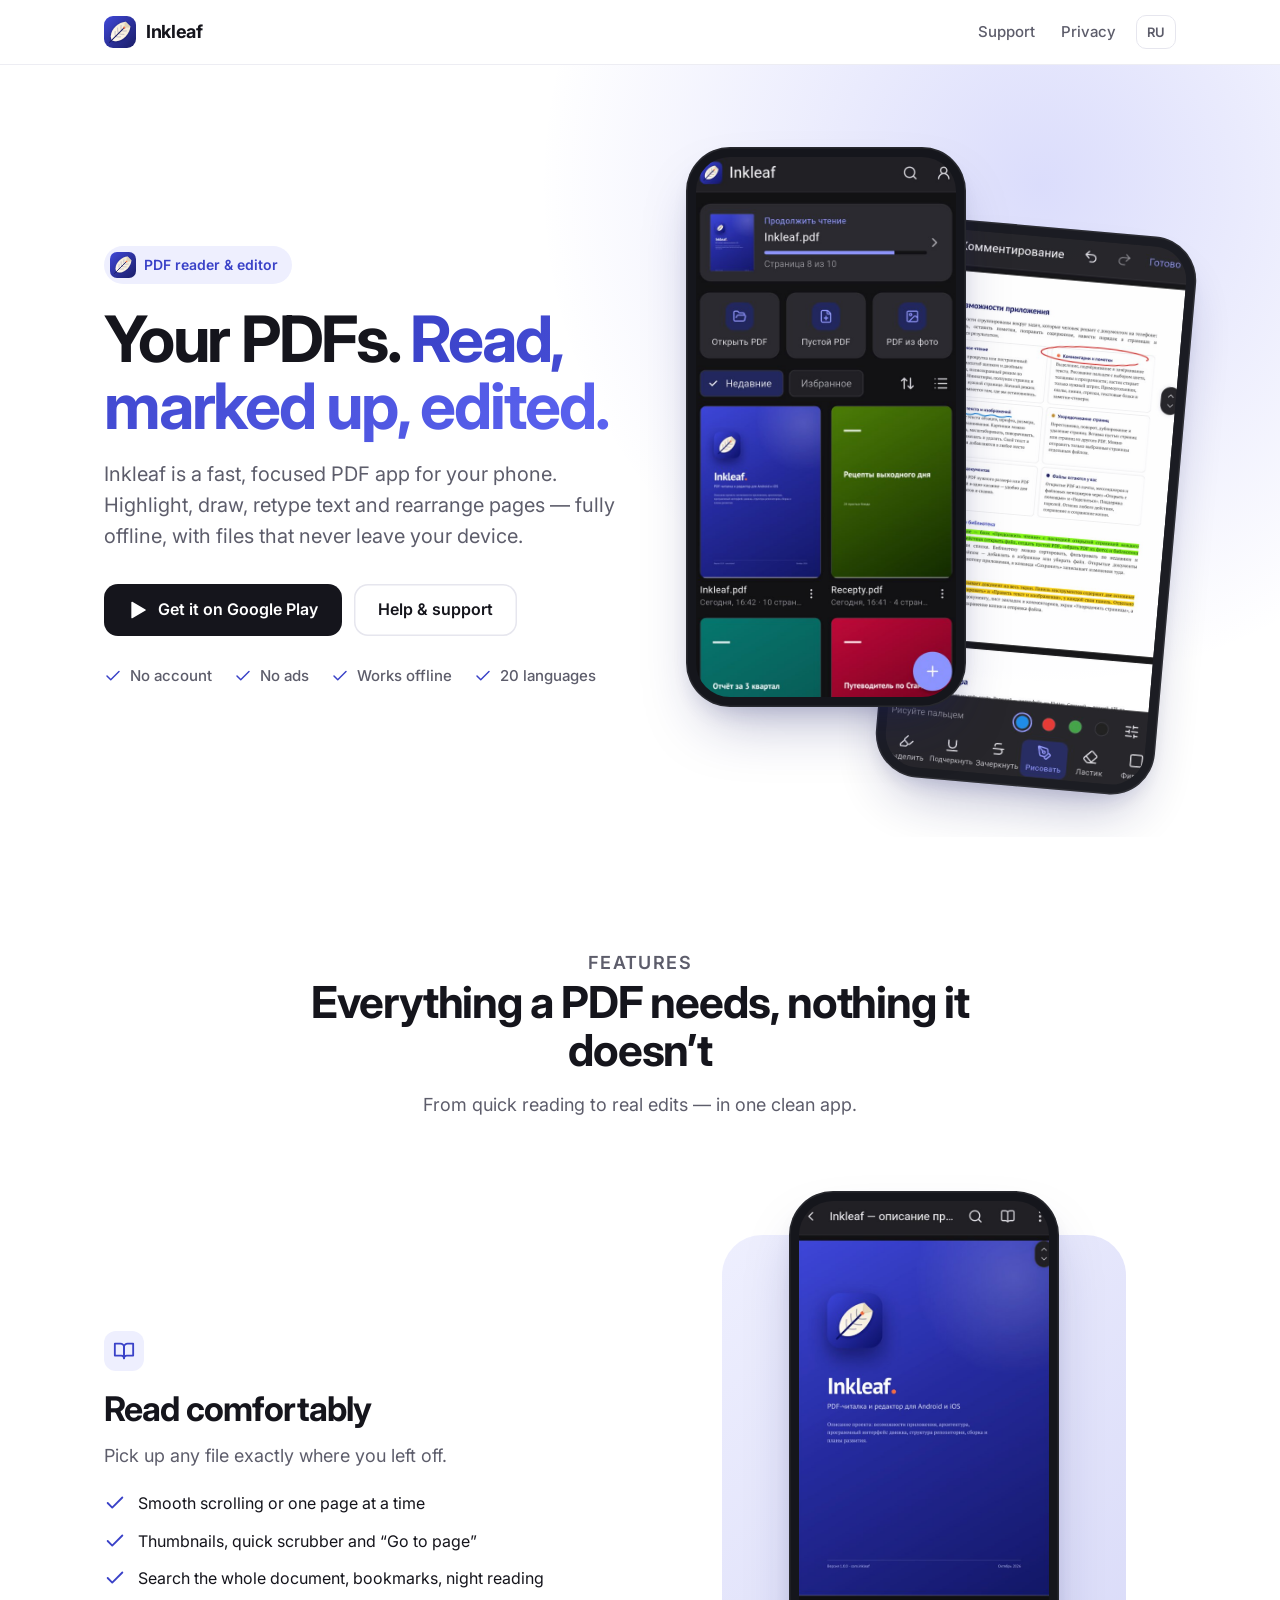
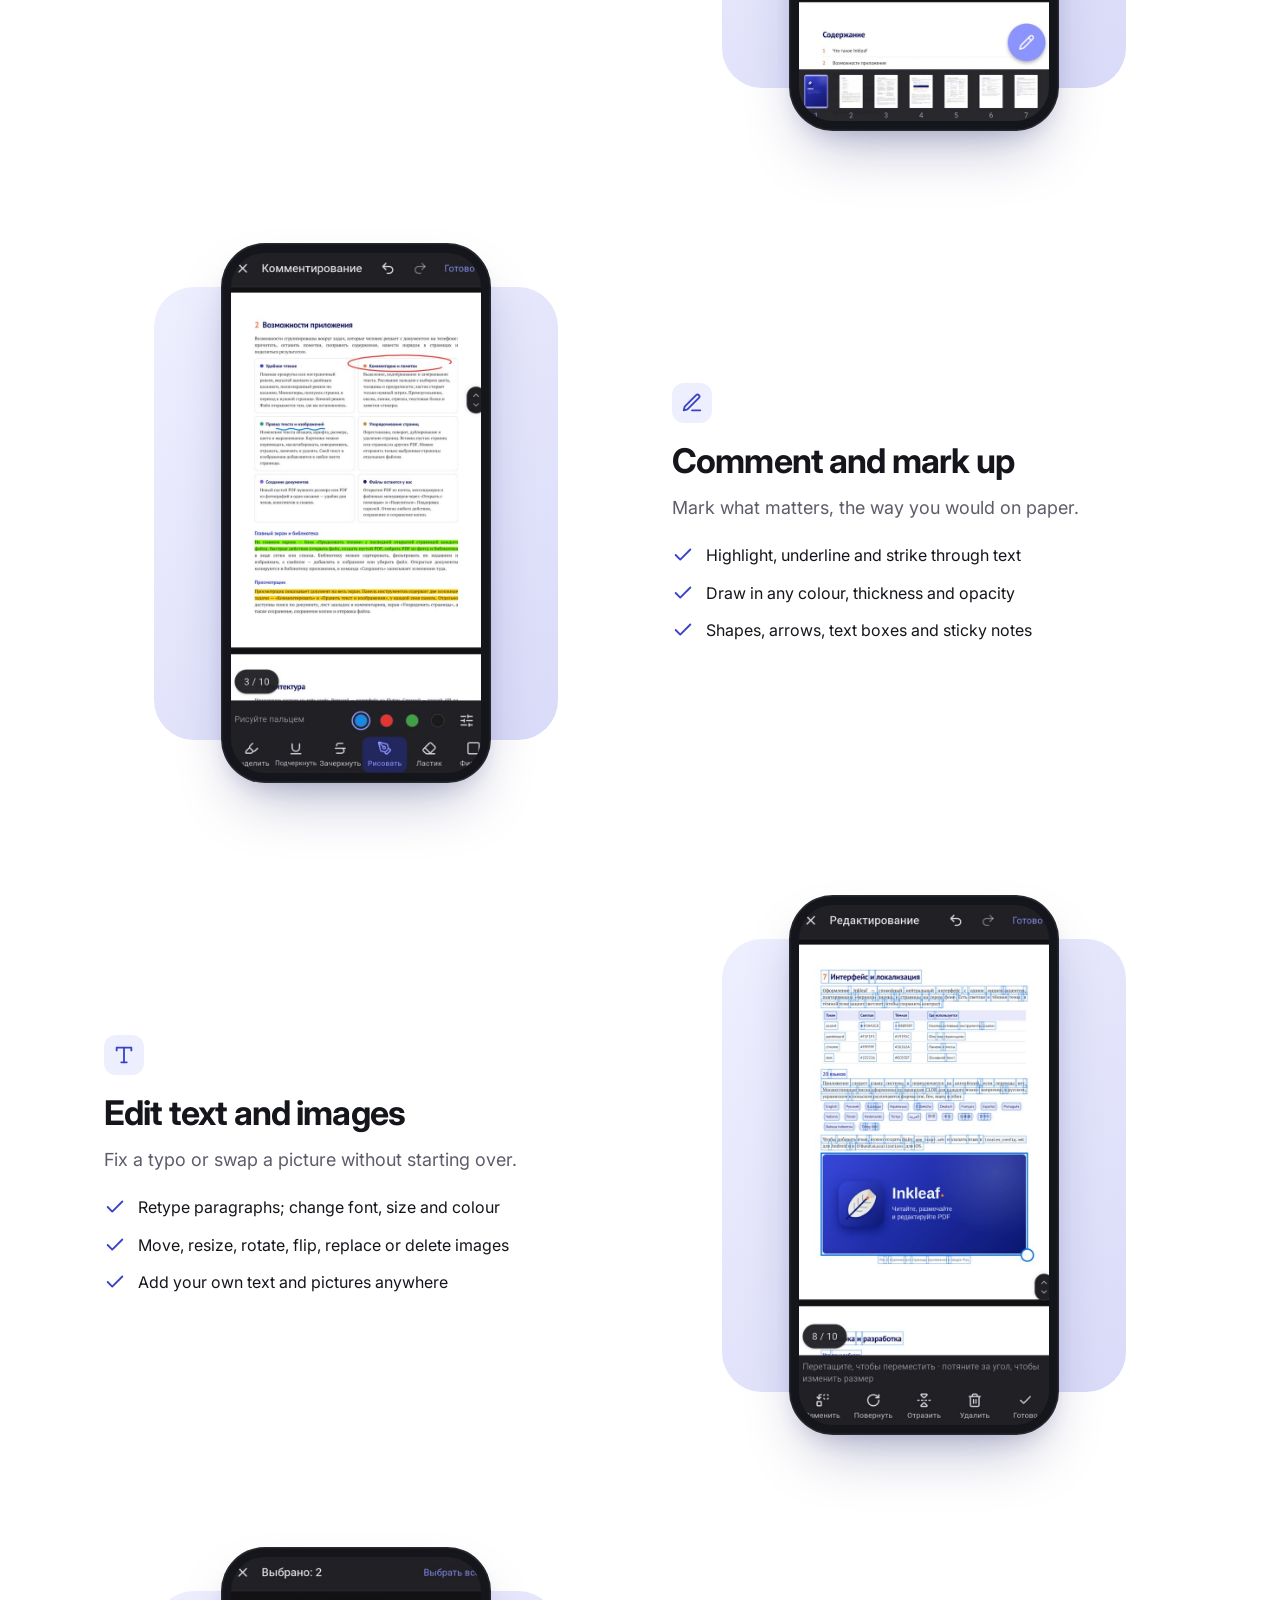
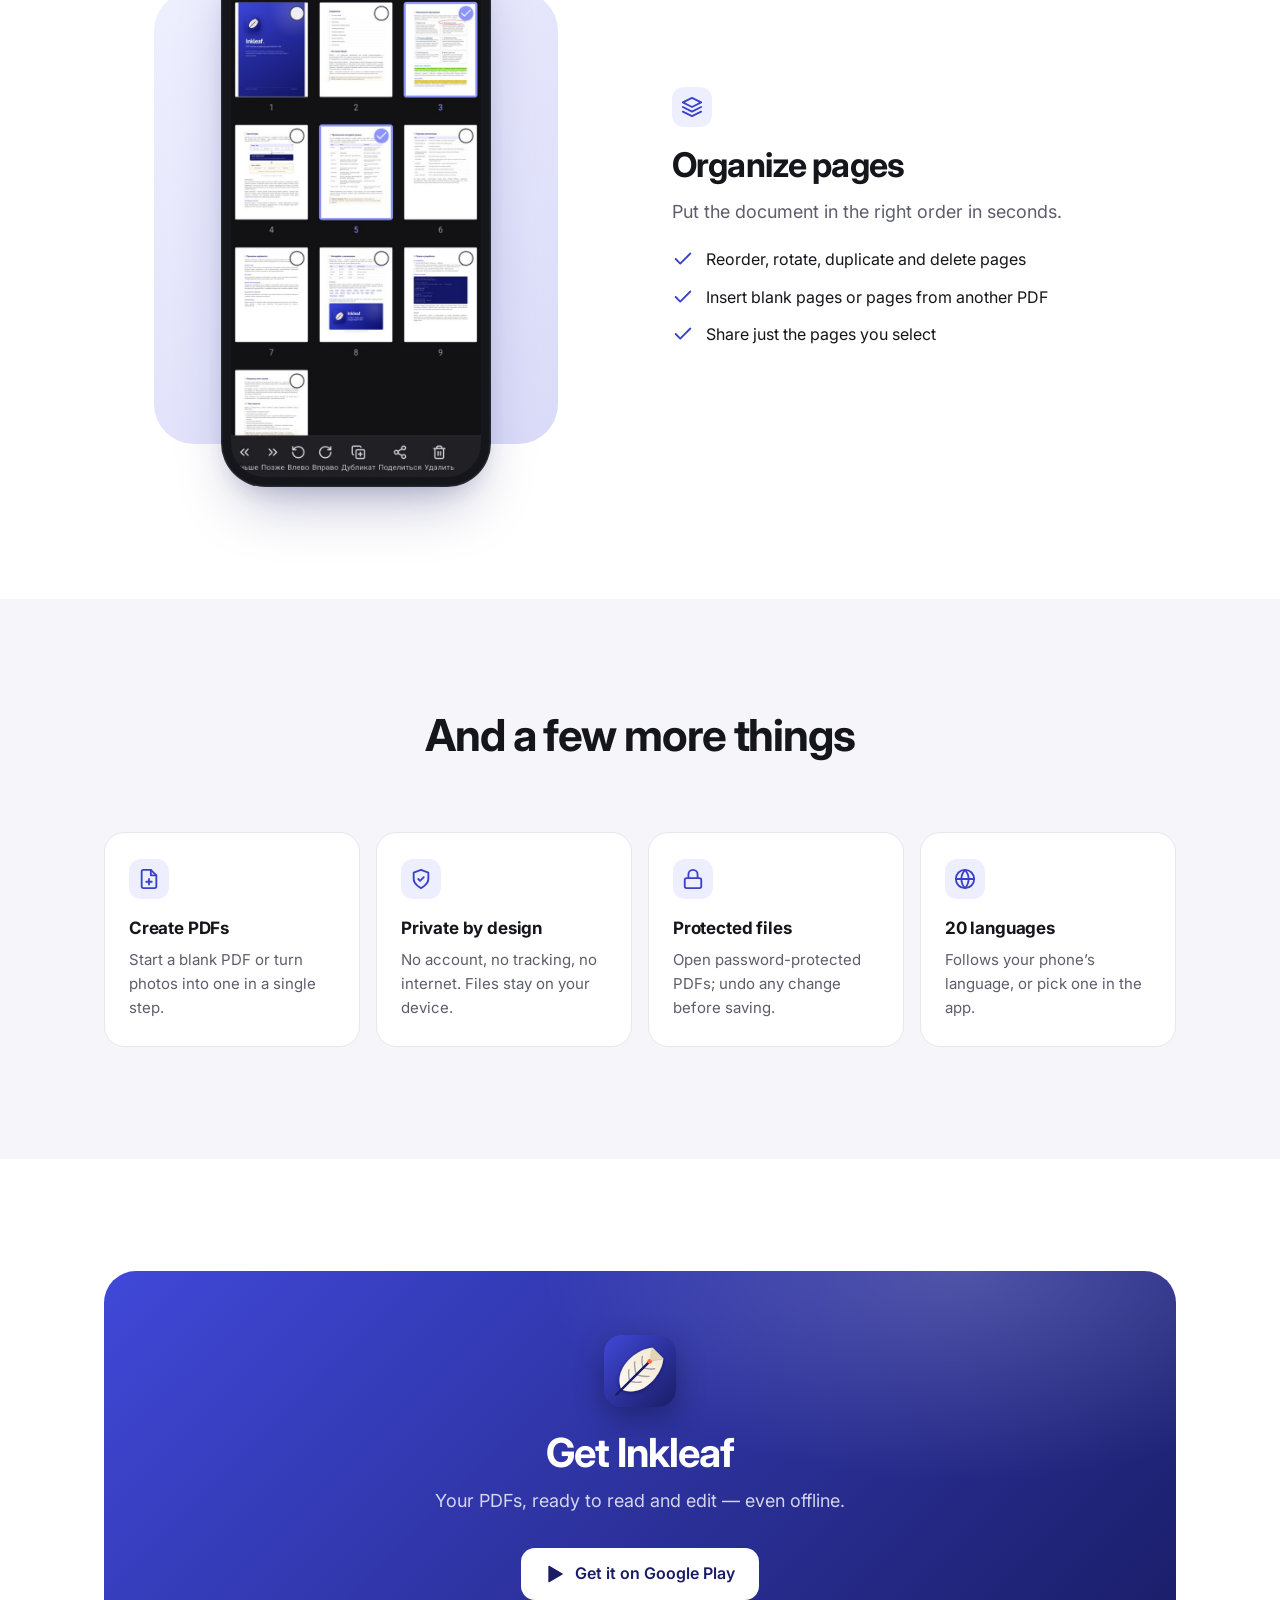
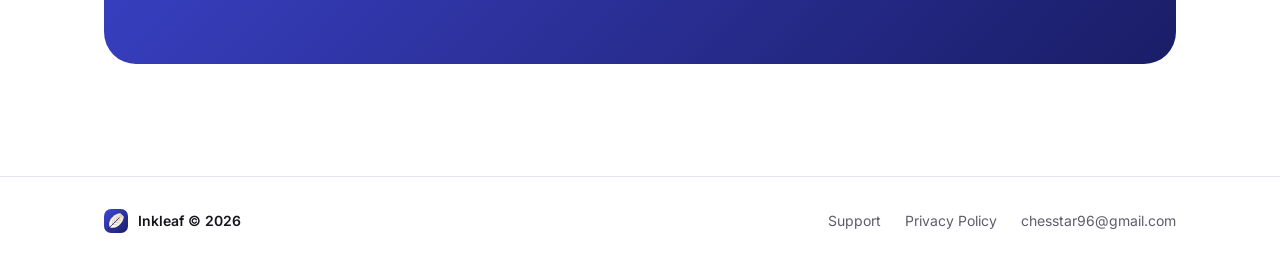
<file: index.html>
<!doctype html>
<html lang="en">
<head>
<meta charset="utf-8">
<meta name="viewport" content="width=device-width, initial-scale=1">
<title>Inkleaf — PDF Reader & Editor</title>
<meta name="description" content="Read, mark up and edit PDFs on your phone. Works offline; your files stay on your device.">
<meta name="theme-color" content="#3a42c8">
<meta property="og:title" content="Inkleaf — PDF Reader & Editor">
<meta property="og:description" content="Read, mark up and edit PDFs on your phone. Works offline; your files stay on your device.">
<meta property="og:image" content="icon.svg">
<link rel="icon" href="icon.svg" type="image/svg+xml">
<link rel="preconnect" href="https://fonts.googleapis.com">
<link rel="preconnect" href="https://fonts.gstatic.com" crossorigin>
<link rel="stylesheet" href="https://fonts.googleapis.com/css2?family=Inter:wght@400;500;600;700&display=swap">
<link rel="stylesheet" href="style.css">
</head>
<body>
<header><div class="wrap">
  <a class="brand" href="index.html"><img src="icon.svg" alt=""><span>Inkleaf</span></a>
  <nav>
    <a href="support.html">Support</a>
    <a href="privacy.html">Privacy</a>
    <a href="ru.html" lang="ru">RU</a>
  </nav>
</div></header>
<section class="hero"><div class="wrap">
  <div class="hero-text">
    <p class="pill"><img src="icon.svg" alt="">PDF reader &amp; editor</p>
    <h1>Your PDFs. <em>Read, marked up, edited.</em></h1>
    <p class="lead">Inkleaf is a fast, focused PDF app for your phone. Highlight, draw, retype text and rearrange pages — fully offline, with files that never leave your device.</p>
    <div class="buttons">
      <a class="btn" href="https://play.google.com/store/apps/details?id=com.inkleaf"><svg viewBox="0 0 24 24" fill="currentColor" aria-hidden="true"><path d="M4 2.8v18.4c0 .6.7 1 1.2.7L21 12.7c.5-.3.5-1.1 0-1.4L5.2 2.1c-.5-.3-1.2.1-1.2.7z"/></svg>Get it on Google Play</a>
      <a class="btn ghost" href="support.html">Help &amp; support</a>
    </div>
    <ul class="checks"><li><svg viewBox="0 0 24 24" fill="none" stroke="currentColor" stroke-width="2" stroke-linecap="round" stroke-linejoin="round" aria-hidden="true"><path d="M20 6 9 17l-5-5"/></svg>No account</li><li><svg viewBox="0 0 24 24" fill="none" stroke="currentColor" stroke-width="2" stroke-linecap="round" stroke-linejoin="round" aria-hidden="true"><path d="M20 6 9 17l-5-5"/></svg>No ads</li><li><svg viewBox="0 0 24 24" fill="none" stroke="currentColor" stroke-width="2" stroke-linecap="round" stroke-linejoin="round" aria-hidden="true"><path d="M20 6 9 17l-5-5"/></svg>Works offline</li><li><svg viewBox="0 0 24 24" fill="none" stroke="currentColor" stroke-width="2" stroke-linecap="round" stroke-linejoin="round" aria-hidden="true"><path d="M20 6 9 17l-5-5"/></svg>20 languages</li></ul>
  </div>
  <div class="hero-art">
    <div class="phone front"><img src="screen-01-home.jpg" alt="Inkleaf library" width="600" height="1200"></div>
    <div class="phone back"><img src="screen-03-annotate.jpg" alt="Annotating a PDF in Inkleaf" width="600" height="1200"></div>
  </div>
</div></section>
<section class="section"><div class="wrap">
  <div class="section-head">
    <p class="eyebrow">Features</p>
    <h2>Everything a PDF needs, nothing it doesn’t</h2>
    <p>From quick reading to real edits — in one clean app.</p>
  </div>
    <div class="feature">
      <div class="art"><div class="phone "><img src="screen-02-reader.jpg" alt="Reading a PDF" width="600" height="1200" loading="lazy"></div></div>
      <div>
        <div class="num"><svg viewBox="0 0 24 24" fill="none" stroke="currentColor" stroke-width="2" stroke-linecap="round" stroke-linejoin="round" aria-hidden="true"><path d="M2 4h6a4 4 0 0 1 4 4v12a3 3 0 0 0-3-3H2z"/><path d="M22 4h-6a4 4 0 0 0-4 4v12a3 3 0 0 1 3-3h7z"/></svg></div>
        <h3>Read comfortably</h3>
        <p>Pick up any file exactly where you left off.</p>
        <ul><li><svg viewBox="0 0 24 24" fill="none" stroke="currentColor" stroke-width="2" stroke-linecap="round" stroke-linejoin="round" aria-hidden="true"><path d="M20 6 9 17l-5-5"/></svg><span>Smooth scrolling or one page at a time</span></li><li><svg viewBox="0 0 24 24" fill="none" stroke="currentColor" stroke-width="2" stroke-linecap="round" stroke-linejoin="round" aria-hidden="true"><path d="M20 6 9 17l-5-5"/></svg><span>Thumbnails, quick scrubber and “Go to page”</span></li><li><svg viewBox="0 0 24 24" fill="none" stroke="currentColor" stroke-width="2" stroke-linecap="round" stroke-linejoin="round" aria-hidden="true"><path d="M20 6 9 17l-5-5"/></svg><span>Search the whole document, bookmarks, night reading</span></li></ul>
      </div>
    </div>
    <div class="feature">
      <div class="art"><div class="phone "><img src="screen-03-annotate.jpg" alt="Annotating a PDF" width="600" height="1200" loading="lazy"></div></div>
      <div>
        <div class="num"><svg viewBox="0 0 24 24" fill="none" stroke="currentColor" stroke-width="2" stroke-linecap="round" stroke-linejoin="round" aria-hidden="true"><path d="M12 20h9"/><path d="M16.5 3.5a2.1 2.1 0 0 1 3 3L7 19l-4 1 1-4z"/></svg></div>
        <h3>Comment and mark up</h3>
        <p>Mark what matters, the way you would on paper.</p>
        <ul><li><svg viewBox="0 0 24 24" fill="none" stroke="currentColor" stroke-width="2" stroke-linecap="round" stroke-linejoin="round" aria-hidden="true"><path d="M20 6 9 17l-5-5"/></svg><span>Highlight, underline and strike through text</span></li><li><svg viewBox="0 0 24 24" fill="none" stroke="currentColor" stroke-width="2" stroke-linecap="round" stroke-linejoin="round" aria-hidden="true"><path d="M20 6 9 17l-5-5"/></svg><span>Draw in any colour, thickness and opacity</span></li><li><svg viewBox="0 0 24 24" fill="none" stroke="currentColor" stroke-width="2" stroke-linecap="round" stroke-linejoin="round" aria-hidden="true"><path d="M20 6 9 17l-5-5"/></svg><span>Shapes, arrows, text boxes and sticky notes</span></li></ul>
      </div>
    </div>
    <div class="feature">
      <div class="art"><div class="phone "><img src="screen-04-edit.jpg" alt="Editing text in a PDF" width="600" height="1200" loading="lazy"></div></div>
      <div>
        <div class="num"><svg viewBox="0 0 24 24" fill="none" stroke="currentColor" stroke-width="2" stroke-linecap="round" stroke-linejoin="round" aria-hidden="true"><path d="M4 7V4h16v3"/><path d="M9 20h6"/><path d="M12 4v16"/></svg></div>
        <h3>Edit text and images</h3>
        <p>Fix a typo or swap a picture without starting over.</p>
        <ul><li><svg viewBox="0 0 24 24" fill="none" stroke="currentColor" stroke-width="2" stroke-linecap="round" stroke-linejoin="round" aria-hidden="true"><path d="M20 6 9 17l-5-5"/></svg><span>Retype paragraphs; change font, size and colour</span></li><li><svg viewBox="0 0 24 24" fill="none" stroke="currentColor" stroke-width="2" stroke-linecap="round" stroke-linejoin="round" aria-hidden="true"><path d="M20 6 9 17l-5-5"/></svg><span>Move, resize, rotate, flip, replace or delete images</span></li><li><svg viewBox="0 0 24 24" fill="none" stroke="currentColor" stroke-width="2" stroke-linecap="round" stroke-linejoin="round" aria-hidden="true"><path d="M20 6 9 17l-5-5"/></svg><span>Add your own text and pictures anywhere</span></li></ul>
      </div>
    </div>
    <div class="feature">
      <div class="art"><div class="phone "><img src="screen-05-pages.jpg" alt="Organizing pages" width="600" height="1200" loading="lazy"></div></div>
      <div>
        <div class="num"><svg viewBox="0 0 24 24" fill="none" stroke="currentColor" stroke-width="2" stroke-linecap="round" stroke-linejoin="round" aria-hidden="true"><path d="m12 2 10 5-10 5L2 7z"/><path d="m2 17 10 5 10-5"/><path d="m2 12 10 5 10-5"/></svg></div>
        <h3>Organize pages</h3>
        <p>Put the document in the right order in seconds.</p>
        <ul><li><svg viewBox="0 0 24 24" fill="none" stroke="currentColor" stroke-width="2" stroke-linecap="round" stroke-linejoin="round" aria-hidden="true"><path d="M20 6 9 17l-5-5"/></svg><span>Reorder, rotate, duplicate and delete pages</span></li><li><svg viewBox="0 0 24 24" fill="none" stroke="currentColor" stroke-width="2" stroke-linecap="round" stroke-linejoin="round" aria-hidden="true"><path d="M20 6 9 17l-5-5"/></svg><span>Insert blank pages or pages from another PDF</span></li><li><svg viewBox="0 0 24 24" fill="none" stroke="currentColor" stroke-width="2" stroke-linecap="round" stroke-linejoin="round" aria-hidden="true"><path d="M20 6 9 17l-5-5"/></svg><span>Share just the pages you select</span></li></ul>
      </div>
    </div>
</div></section>
<section class="section alt"><div class="wrap">
  <div class="section-head">
    <h2>And a few more things</h2>
  </div>
  <div class="extras">
      <div class="extra"><div class="num"><svg viewBox="0 0 24 24" fill="none" stroke="currentColor" stroke-width="2" stroke-linecap="round" stroke-linejoin="round" aria-hidden="true"><path d="M14 2H6a2 2 0 0 0-2 2v16a2 2 0 0 0 2 2h12a2 2 0 0 0 2-2V8z"/><path d="M14 2v6h6"/><path d="M12 18v-6"/><path d="M9 15h6"/></svg></div><h3>Create PDFs</h3><p>Start a blank PDF or turn photos into one in a single step.</p></div>
      <div class="extra"><div class="num"><svg viewBox="0 0 24 24" fill="none" stroke="currentColor" stroke-width="2" stroke-linecap="round" stroke-linejoin="round" aria-hidden="true"><path d="M12 22s8-4 8-10V5l-8-3-8 3v7c0 6 8 10 8 10z"/><path d="m9 12 2 2 4-4"/></svg></div><h3>Private by design</h3><p>No account, no tracking, no internet. Files stay on your device.</p></div>
      <div class="extra"><div class="num"><svg viewBox="0 0 24 24" fill="none" stroke="currentColor" stroke-width="2" stroke-linecap="round" stroke-linejoin="round" aria-hidden="true"><rect x="3" y="11" width="18" height="11" rx="2"/><path d="M7 11V7a5 5 0 0 1 10 0v4"/></svg></div><h3>Protected files</h3><p>Open password-protected PDFs; undo any change before saving.</p></div>
      <div class="extra"><div class="num"><svg viewBox="0 0 24 24" fill="none" stroke="currentColor" stroke-width="2" stroke-linecap="round" stroke-linejoin="round" aria-hidden="true"><circle cx="12" cy="12" r="10"/><path d="M2 12h20"/><path d="M12 2a15.3 15.3 0 0 1 4 10 15.3 15.3 0 0 1-4 10 15.3 15.3 0 0 1-4-10 15.3 15.3 0 0 1 4-10z"/></svg></div><h3>20 languages</h3><p>Follows your phone’s language, or pick one in the app.</p></div>
  </div>
</div></section>
<section class="section"><div class="wrap">
  <div class="cta">
    <img src="icon.svg" alt="">
    <h2>Get Inkleaf</h2>
    <p>Your PDFs, ready to read and edit — even offline.</p>
    <a class="btn" href="https://play.google.com/store/apps/details?id=com.inkleaf"><svg viewBox="0 0 24 24" fill="currentColor" aria-hidden="true"><path d="M4 2.8v18.4c0 .6.7 1 1.2.7L21 12.7c.5-.3.5-1.1 0-1.4L5.2 2.1c-.5-.3-1.2.1-1.2.7z"/></svg>Get it on Google Play</a>
  </div>
</div></section>
<footer><div class="wrap">
  <span class="copy"><img src="icon.svg" alt="">Inkleaf © 2026</span>
  <a href="support.html">Support</a>
  <a href="privacy.html">Privacy Policy</a>
  <a href="mailto:chesstar96@gmail.com">chesstar96@gmail.com</a>
</div></footer>
</body>
</html>
</file>
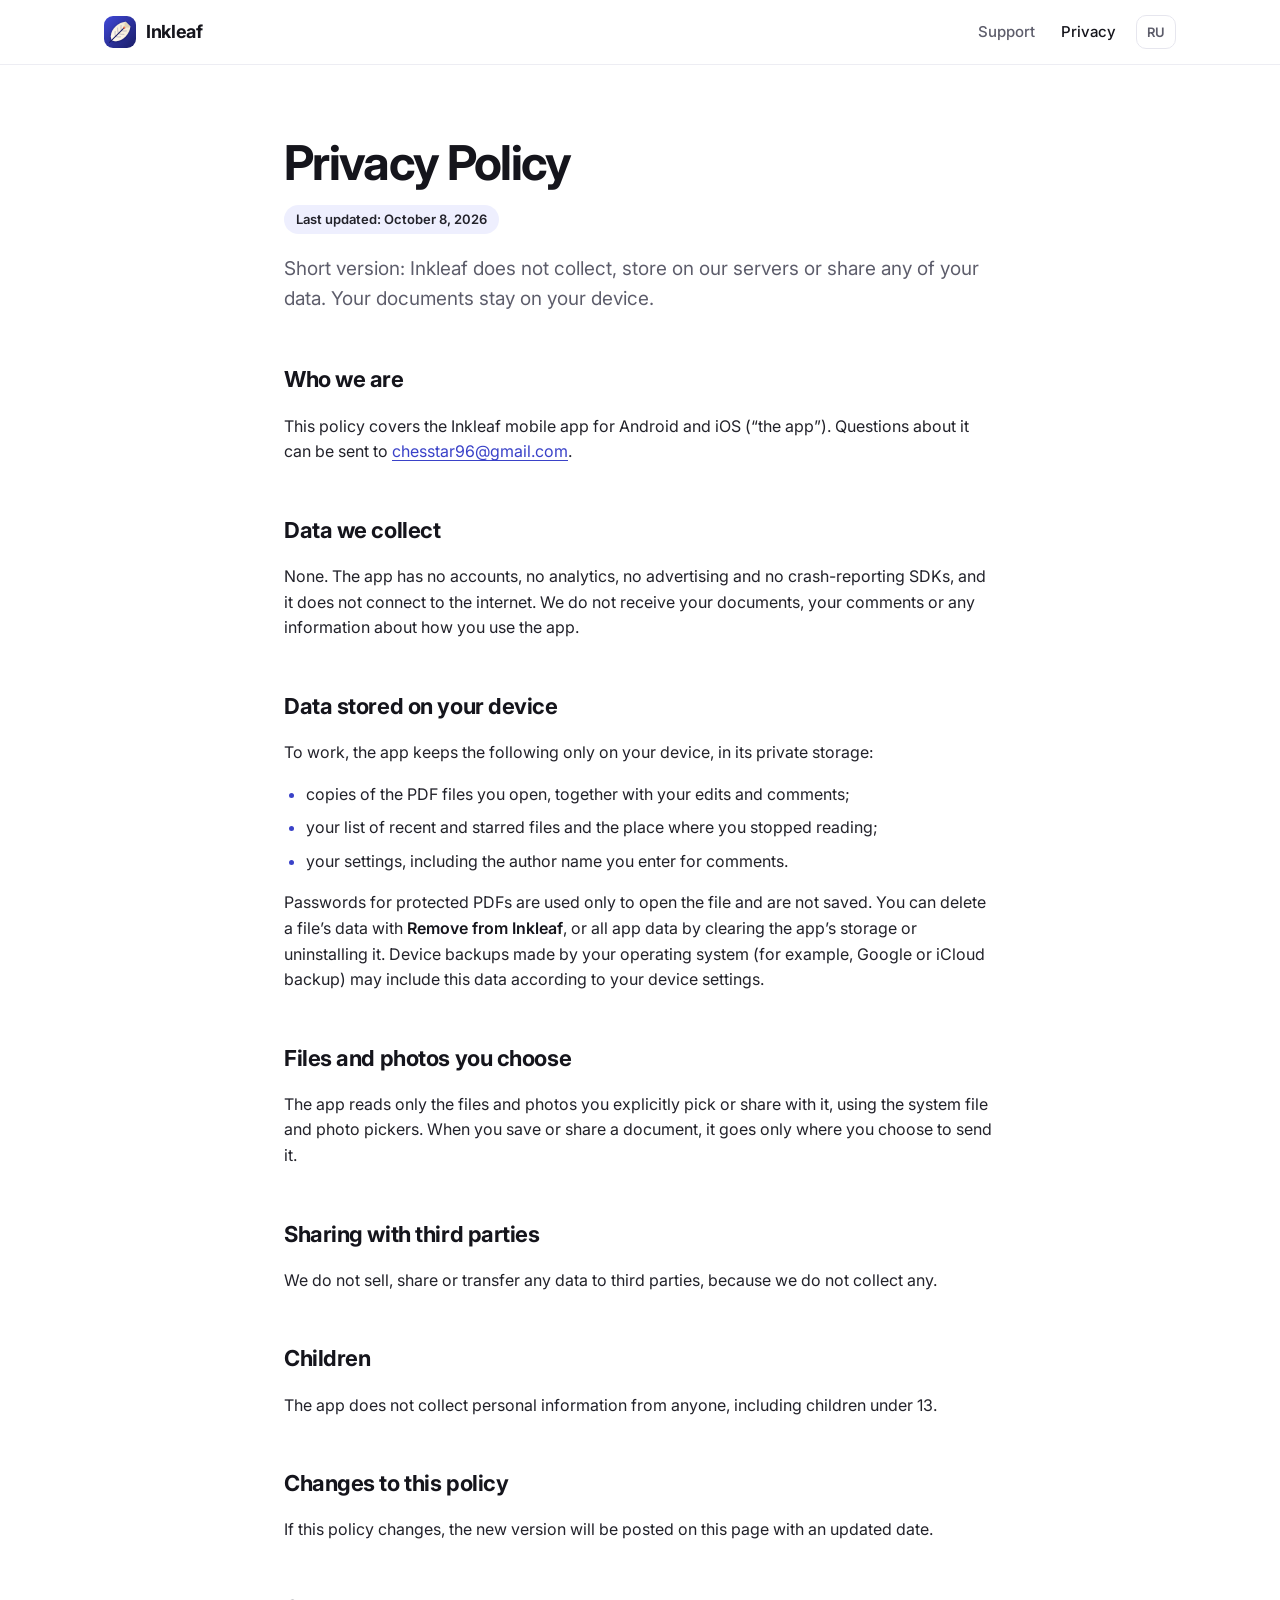
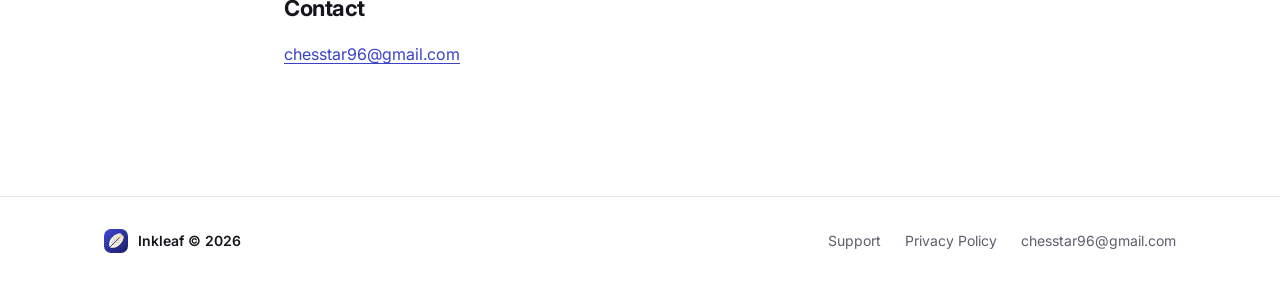
<file: privacy.html>
<!doctype html>
<html lang="en">
<head>
<meta charset="utf-8">
<meta name="viewport" content="width=device-width, initial-scale=1">
<title>Privacy Policy — Inkleaf</title>
<meta name="description" content="Inkleaf does not collect, store or share any personal data.">
<meta name="theme-color" content="#3a42c8">
<meta property="og:title" content="Privacy Policy — Inkleaf">
<meta property="og:description" content="Inkleaf does not collect, store or share any personal data.">
<meta property="og:image" content="icon.svg">
<link rel="icon" href="icon.svg" type="image/svg+xml">
<link rel="preconnect" href="https://fonts.googleapis.com">
<link rel="preconnect" href="https://fonts.gstatic.com" crossorigin>
<link rel="stylesheet" href="https://fonts.googleapis.com/css2?family=Inter:wght@400;500;600;700&display=swap">
<link rel="stylesheet" href="style.css">
</head>
<body>
<header><div class="wrap">
  <a class="brand" href="index.html"><img src="icon.svg" alt=""><span>Inkleaf</span></a>
  <nav>
    <a href="support.html">Support</a>
    <a href="privacy.html" aria-current="page">Privacy</a>
    <a href="ru-privacy.html" lang="ru">RU</a>
  </nav>
</div></header>
<main class="doc"><div class="wrap">
  <h1>Privacy Policy</h1>
  <p class="updated">Last updated: October 8, 2026</p>
  <p class="lead">Short version: Inkleaf does not collect, store on our servers or share any of your data. Your documents stay on your device.</p>

  <h2>Who we are</h2>
  <p>This policy covers the Inkleaf mobile app for Android and iOS (“the app”). Questions about it can be sent to <a href="mailto:chesstar96@gmail.com">chesstar96@gmail.com</a>.</p>

  <h2>Data we collect</h2>
  <p>None. The app has no accounts, no analytics, no advertising and no crash-reporting SDKs, and it does not connect to the internet. We do not receive your documents, your comments or any information about how you use the app.</p>

  <h2>Data stored on your device</h2>
  <p>To work, the app keeps the following only on your device, in its private storage:</p>
  <ul>
    <li>copies of the PDF files you open, together with your edits and comments;</li>
    <li>your list of recent and starred files and the place where you stopped reading;</li>
    <li>your settings, including the author name you enter for comments.</li>
  </ul>
  <p>Passwords for protected PDFs are used only to open the file and are not saved. You can delete a file’s data with <b>Remove from Inkleaf</b>, or all app data by clearing the app’s storage or uninstalling it. Device backups made by your operating system (for example, Google or iCloud backup) may include this data according to your device settings.</p>

  <h2>Files and photos you choose</h2>
  <p>The app reads only the files and photos you explicitly pick or share with it, using the system file and photo pickers. When you save or share a document, it goes only where you choose to send it.</p>

  <h2>Sharing with third parties</h2>
  <p>We do not sell, share or transfer any data to third parties, because we do not collect any.</p>

  <h2>Children</h2>
  <p>The app does not collect personal information from anyone, including children under 13.</p>

  <h2>Changes to this policy</h2>
  <p>If this policy changes, the new version will be posted on this page with an updated date.</p>

  <h2>Contact</h2>
  <p><a href="mailto:chesstar96@gmail.com">chesstar96@gmail.com</a></p>
</div></main>
<footer><div class="wrap">
  <span class="copy"><img src="icon.svg" alt="">Inkleaf © 2026</span>
  <a href="support.html">Support</a>
  <a href="privacy.html">Privacy Policy</a>
  <a href="mailto:chesstar96@gmail.com">chesstar96@gmail.com</a>
</div></footer>
</body>
</html>
</file>
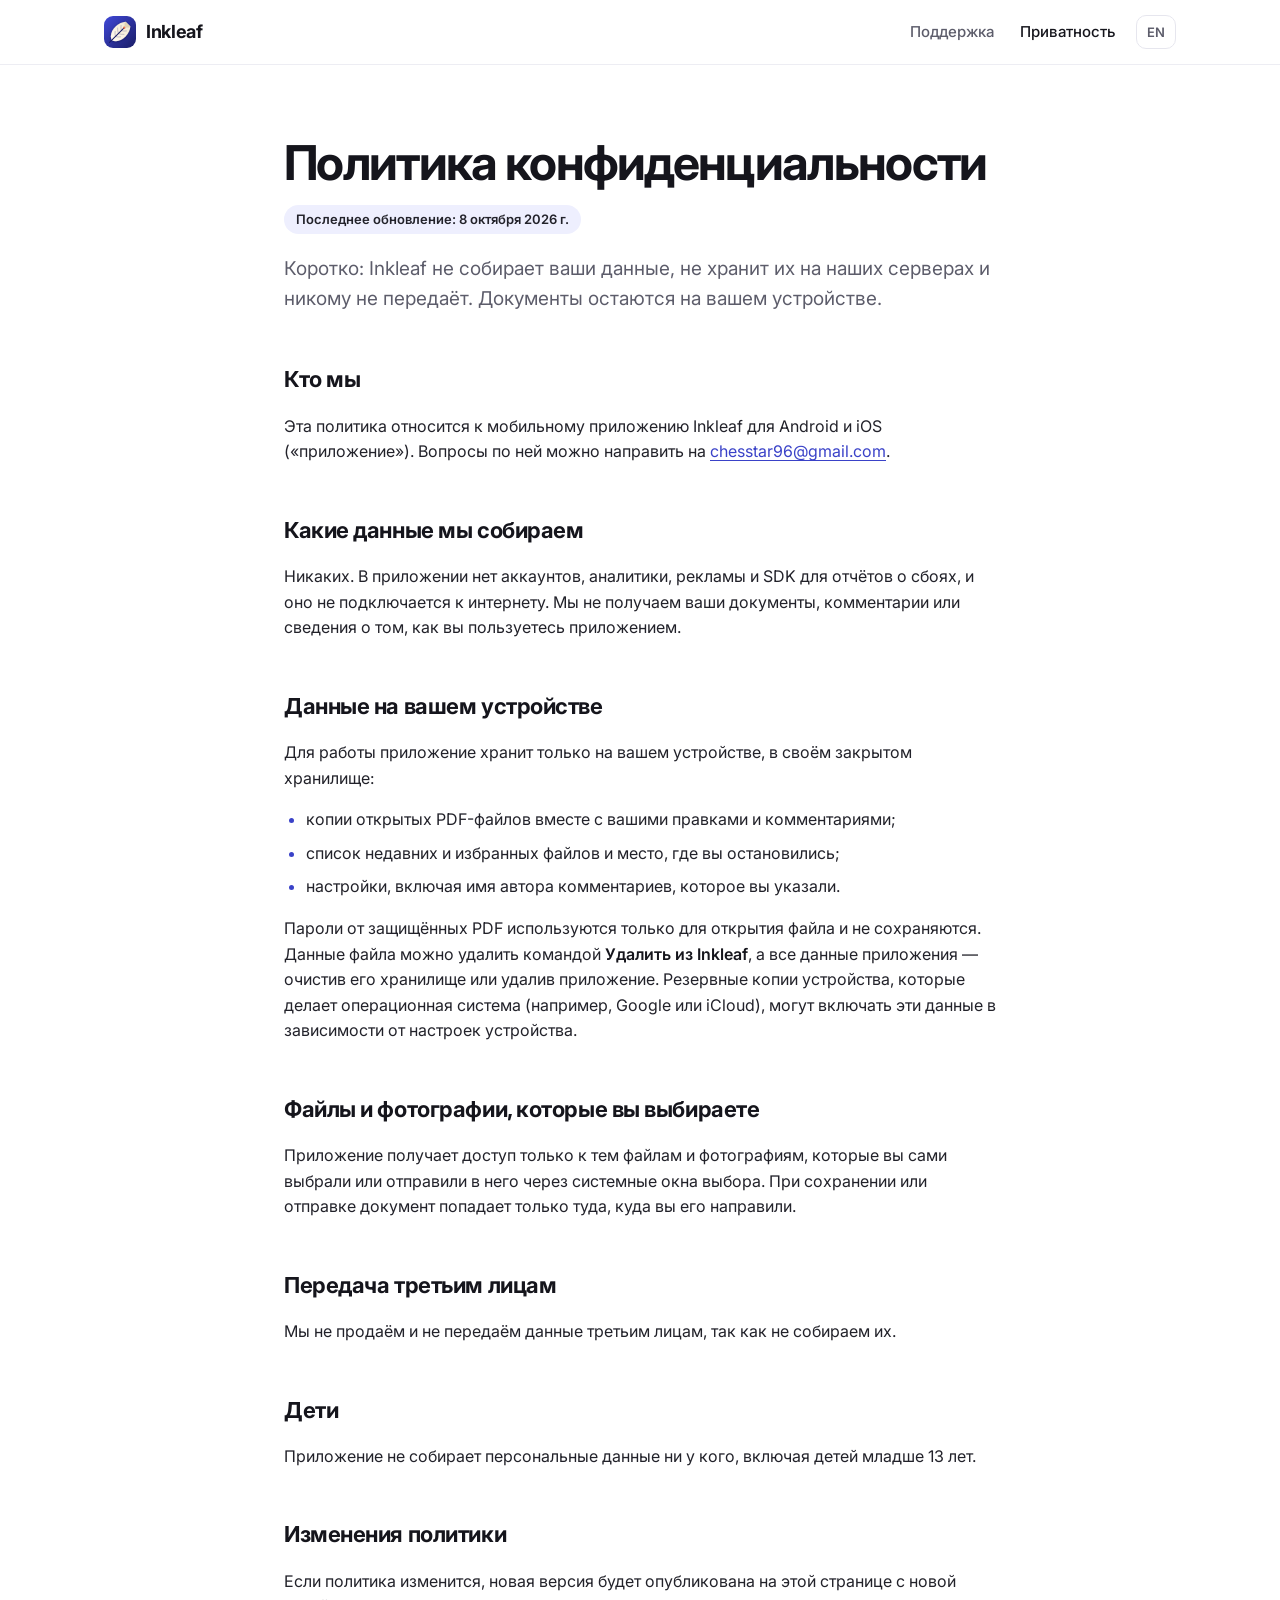
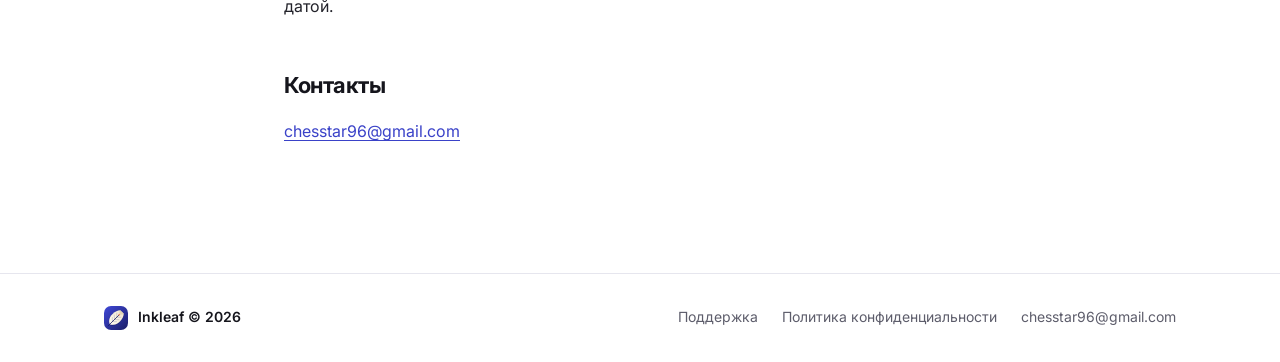
<file: ru-privacy.html>
<!doctype html>
<html lang="ru">
<head>
<meta charset="utf-8">
<meta name="viewport" content="width=device-width, initial-scale=1">
<title>Политика конфиденциальности — Inkleaf</title>
<meta name="description" content="Inkleaf не собирает, не хранит и не передаёт персональные данные.">
<meta name="theme-color" content="#3a42c8">
<meta property="og:title" content="Политика конфиденциальности — Inkleaf">
<meta property="og:description" content="Inkleaf не собирает, не хранит и не передаёт персональные данные.">
<meta property="og:image" content="icon.svg">
<link rel="icon" href="icon.svg" type="image/svg+xml">
<link rel="preconnect" href="https://fonts.googleapis.com">
<link rel="preconnect" href="https://fonts.gstatic.com" crossorigin>
<link rel="stylesheet" href="https://fonts.googleapis.com/css2?family=Inter:wght@400;500;600;700&display=swap">
<link rel="stylesheet" href="style.css">
</head>
<body>
<header><div class="wrap">
  <a class="brand" href="ru.html"><img src="icon.svg" alt=""><span>Inkleaf</span></a>
  <nav>
    <a href="ru-support.html">Поддержка</a>
    <a href="ru-privacy.html" aria-current="page">Приватность</a>
    <a href="privacy.html" lang="en">EN</a>
  </nav>
</div></header>
<main class="doc"><div class="wrap">
  <h1>Политика конфиденциальности</h1>
  <p class="updated">Последнее обновление: 8 октября 2026 г.</p>
  <p class="lead">Коротко: Inkleaf не собирает ваши данные, не хранит их на наших серверах и никому не передаёт. Документы остаются на вашем устройстве.</p>

  <h2>Кто мы</h2>
  <p>Эта политика относится к мобильному приложению Inkleaf для Android и iOS («приложение»). Вопросы по ней можно направить на <a href="mailto:chesstar96@gmail.com">chesstar96@gmail.com</a>.</p>

  <h2>Какие данные мы собираем</h2>
  <p>Никаких. В приложении нет аккаунтов, аналитики, рекламы и SDK для отчётов о сбоях, и оно не подключается к интернету. Мы не получаем ваши документы, комментарии или сведения о том, как вы пользуетесь приложением.</p>

  <h2>Данные на вашем устройстве</h2>
  <p>Для работы приложение хранит только на вашем устройстве, в своём закрытом хранилище:</p>
  <ul>
    <li>копии открытых PDF-файлов вместе с вашими правками и комментариями;</li>
    <li>список недавних и избранных файлов и место, где вы остановились;</li>
    <li>настройки, включая имя автора комментариев, которое вы указали.</li>
  </ul>
  <p>Пароли от защищённых PDF используются только для открытия файла и не сохраняются. Данные файла можно удалить командой <b>Удалить из Inkleaf</b>, а все данные приложения — очистив его хранилище или удалив приложение. Резервные копии устройства, которые делает операционная система (например, Google или iCloud), могут включать эти данные в зависимости от настроек устройства.</p>

  <h2>Файлы и фотографии, которые вы выбираете</h2>
  <p>Приложение получает доступ только к тем файлам и фотографиям, которые вы сами выбрали или отправили в него через системные окна выбора. При сохранении или отправке документ попадает только туда, куда вы его направили.</p>

  <h2>Передача третьим лицам</h2>
  <p>Мы не продаём и не передаём данные третьим лицам, так как не собираем их.</p>

  <h2>Дети</h2>
  <p>Приложение не собирает персональные данные ни у кого, включая детей младше 13 лет.</p>

  <h2>Изменения политики</h2>
  <p>Если политика изменится, новая версия будет опубликована на этой странице с новой датой.</p>

  <h2>Контакты</h2>
  <p><a href="mailto:chesstar96@gmail.com">chesstar96@gmail.com</a></p>
</div></main>
<footer><div class="wrap">
  <span class="copy"><img src="icon.svg" alt="">Inkleaf © 2026</span>
  <a href="ru-support.html">Поддержка</a>
  <a href="ru-privacy.html">Политика конфиденциальности</a>
  <a href="mailto:chesstar96@gmail.com">chesstar96@gmail.com</a>
</div></footer>
</body>
</html>
</file>
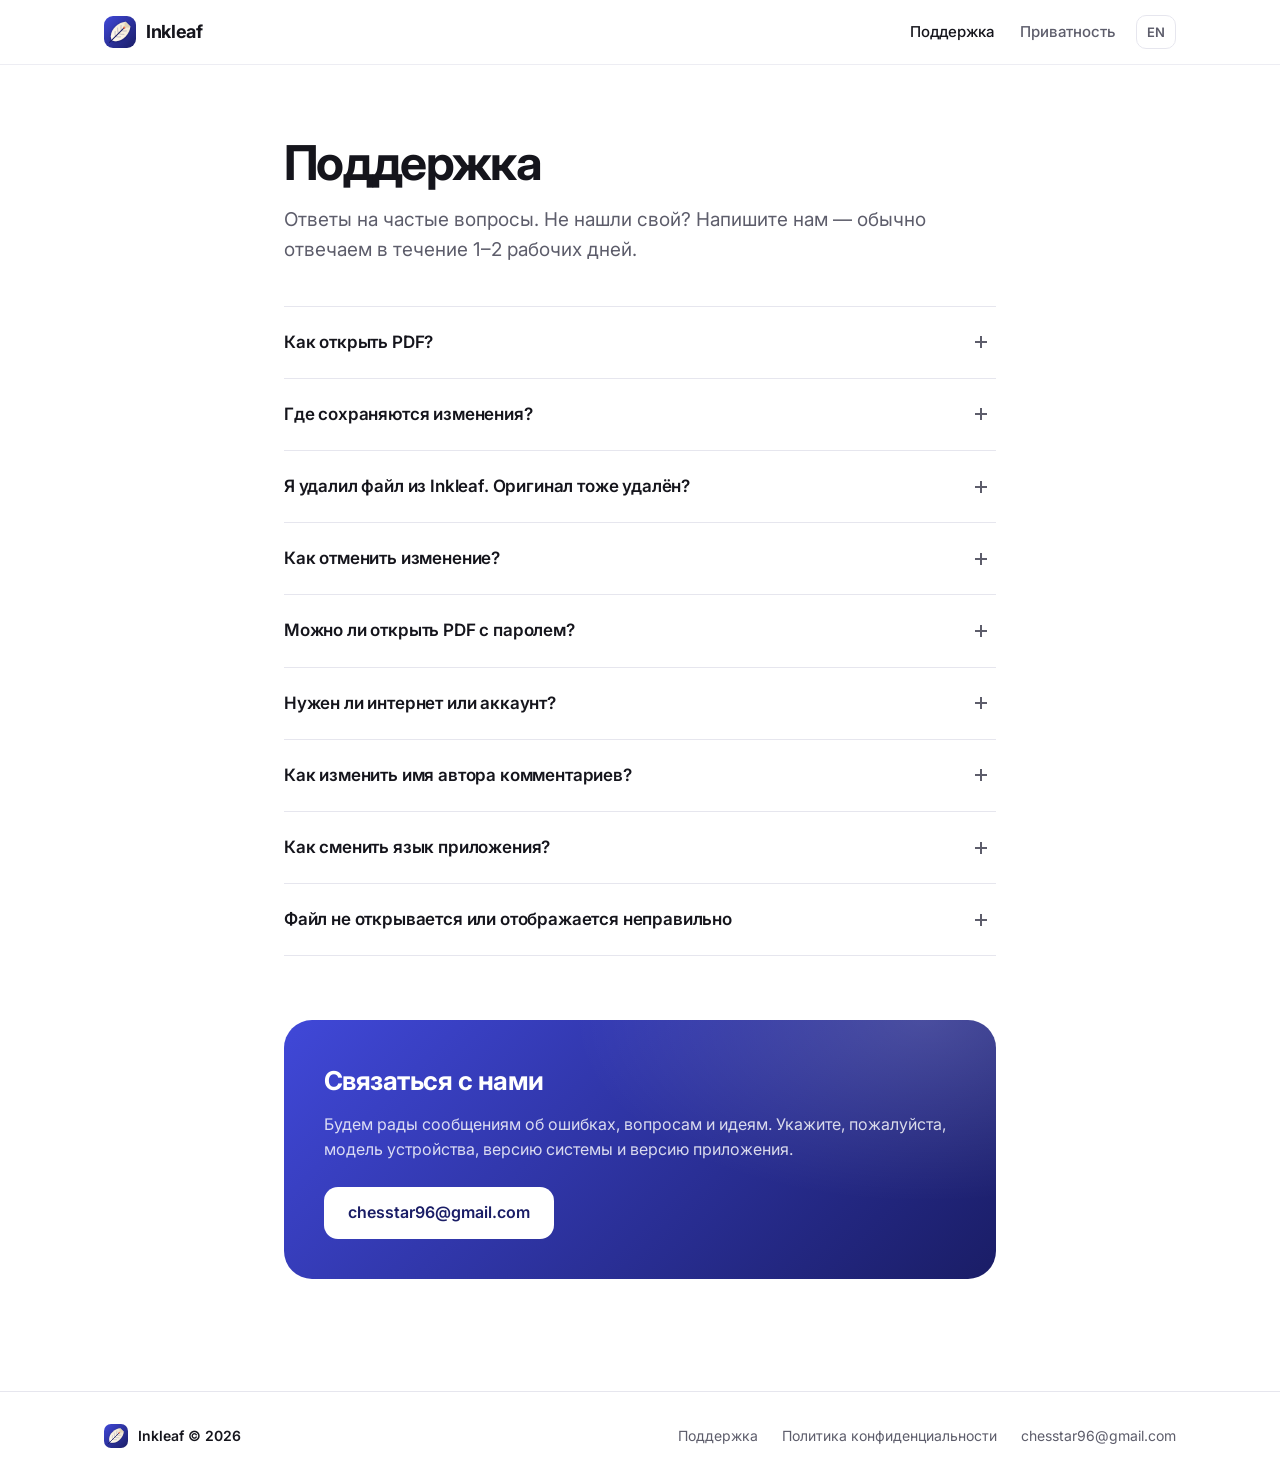
<file: ru-support.html>
<!doctype html>
<html lang="ru">
<head>
<meta charset="utf-8">
<meta name="viewport" content="width=device-width, initial-scale=1">
<title>Поддержка — Inkleaf</title>
<meta name="description" content="Ответы на частые вопросы об Inkleaf и контакты поддержки.">
<meta name="theme-color" content="#3a42c8">
<meta property="og:title" content="Поддержка — Inkleaf">
<meta property="og:description" content="Ответы на частые вопросы об Inkleaf и контакты поддержки.">
<meta property="og:image" content="icon.svg">
<link rel="icon" href="icon.svg" type="image/svg+xml">
<link rel="preconnect" href="https://fonts.googleapis.com">
<link rel="preconnect" href="https://fonts.gstatic.com" crossorigin>
<link rel="stylesheet" href="https://fonts.googleapis.com/css2?family=Inter:wght@400;500;600;700&display=swap">
<link rel="stylesheet" href="style.css">
</head>
<body>
<header><div class="wrap">
  <a class="brand" href="ru.html"><img src="icon.svg" alt=""><span>Inkleaf</span></a>
  <nav>
    <a href="ru-support.html" aria-current="page">Поддержка</a>
    <a href="ru-privacy.html">Приватность</a>
    <a href="support.html" lang="en">EN</a>
  </nav>
</div></header>
<main class="doc"><div class="wrap">
  <h1>Поддержка</h1>
  <p class="lead">Ответы на частые вопросы. Не нашли свой? Напишите нам — обычно отвечаем в течение 1–2 рабочих дней.</p>

  <details><summary>Как открыть PDF?</summary>
    <p>Нажмите <b>Открыть PDF</b> на главном экране и выберите файл на устройстве или в облачном диске. Также PDF можно открыть из почты, мессенджера или файлового менеджера через <b>Открыть с помощью → Inkleaf</b> или <b>Поделиться → Inkleaf</b>.</p></details>
  <details><summary>Где сохраняются изменения?</summary>
    <p>Inkleaf хранит на устройстве собственную копию каждого открытого файла вместе с вашими изменениями. Чтобы получить отредактированный PDF, используйте <b>Сохранить</b>, <b>Сохранить копию</b> или <b>Поделиться</b>. Исходный файл остаётся на месте.</p></details>
  <details><summary>Я удалил файл из Inkleaf. Оригинал тоже удалён?</summary>
    <p>Нет. <b>Удалить из Inkleaf</b> удаляет только копию Inkleaf и её несохранённые изменения. Исходный файл не затрагивается.</p></details>
  <details><summary>Как отменить изменение?</summary>
    <p>Любое действие можно отменить кнопкой «Отменить» на панели редактора, пока документ открыт.</p></details>
  <details><summary>Можно ли открыть PDF с паролем?</summary>
    <p>Да. Inkleaf спросит пароль при открытии файла. Пароль используется только на устройстве, никуда не сохраняется и не отправляется.</p></details>
  <details><summary>Нужен ли интернет или аккаунт?</summary>
    <p>Нет. Inkleaf полностью работает без интернета и без аккаунтов. Документы не покидают устройство, если вы сами ими не поделитесь.</p></details>
  <details><summary>Как изменить имя автора комментариев?</summary>
    <p>Нажмите иконку профиля вверху главного экрана и укажите <b>Ваше имя</b>. Оно показывается как автор новых комментариев.</p></details>
  <details><summary>Как сменить язык приложения?</summary>
    <p>По умолчанию Inkleaf использует язык устройства. Чтобы выбрать другой, нажмите иконку профиля вверху главного экрана и откройте <b>Язык</b>. На Android 13+ это та же настройка, что и <b>Настройки → Приложения → Inkleaf → Язык</b>.</p></details>
  <details><summary>Файл не открывается или отображается неправильно</summary>
    <p>Некоторые повреждённые PDF восстанавливаются автоматически при открытии. Если файл всё равно не открывается или выглядит неправильно, напишите нам и по возможности приложите файл (или его версию без личных данных) и модель устройства.</p></details>

  <div class="contact">
    <h2>Связаться с нами</h2>
    <p>Будем рады сообщениям об ошибках, вопросам и идеям. Укажите, пожалуйста, модель устройства, версию системы и версию приложения.</p>
    <a class="btn" href="mailto:chesstar96@gmail.com?subject=Inkleaf%20support">chesstar96@gmail.com</a>
  </div>
</div></main>
<footer><div class="wrap">
  <span class="copy"><img src="icon.svg" alt="">Inkleaf © 2026</span>
  <a href="ru-support.html">Поддержка</a>
  <a href="ru-privacy.html">Политика конфиденциальности</a>
  <a href="mailto:chesstar96@gmail.com">chesstar96@gmail.com</a>
</div></footer>
</body>
</html>
</file>
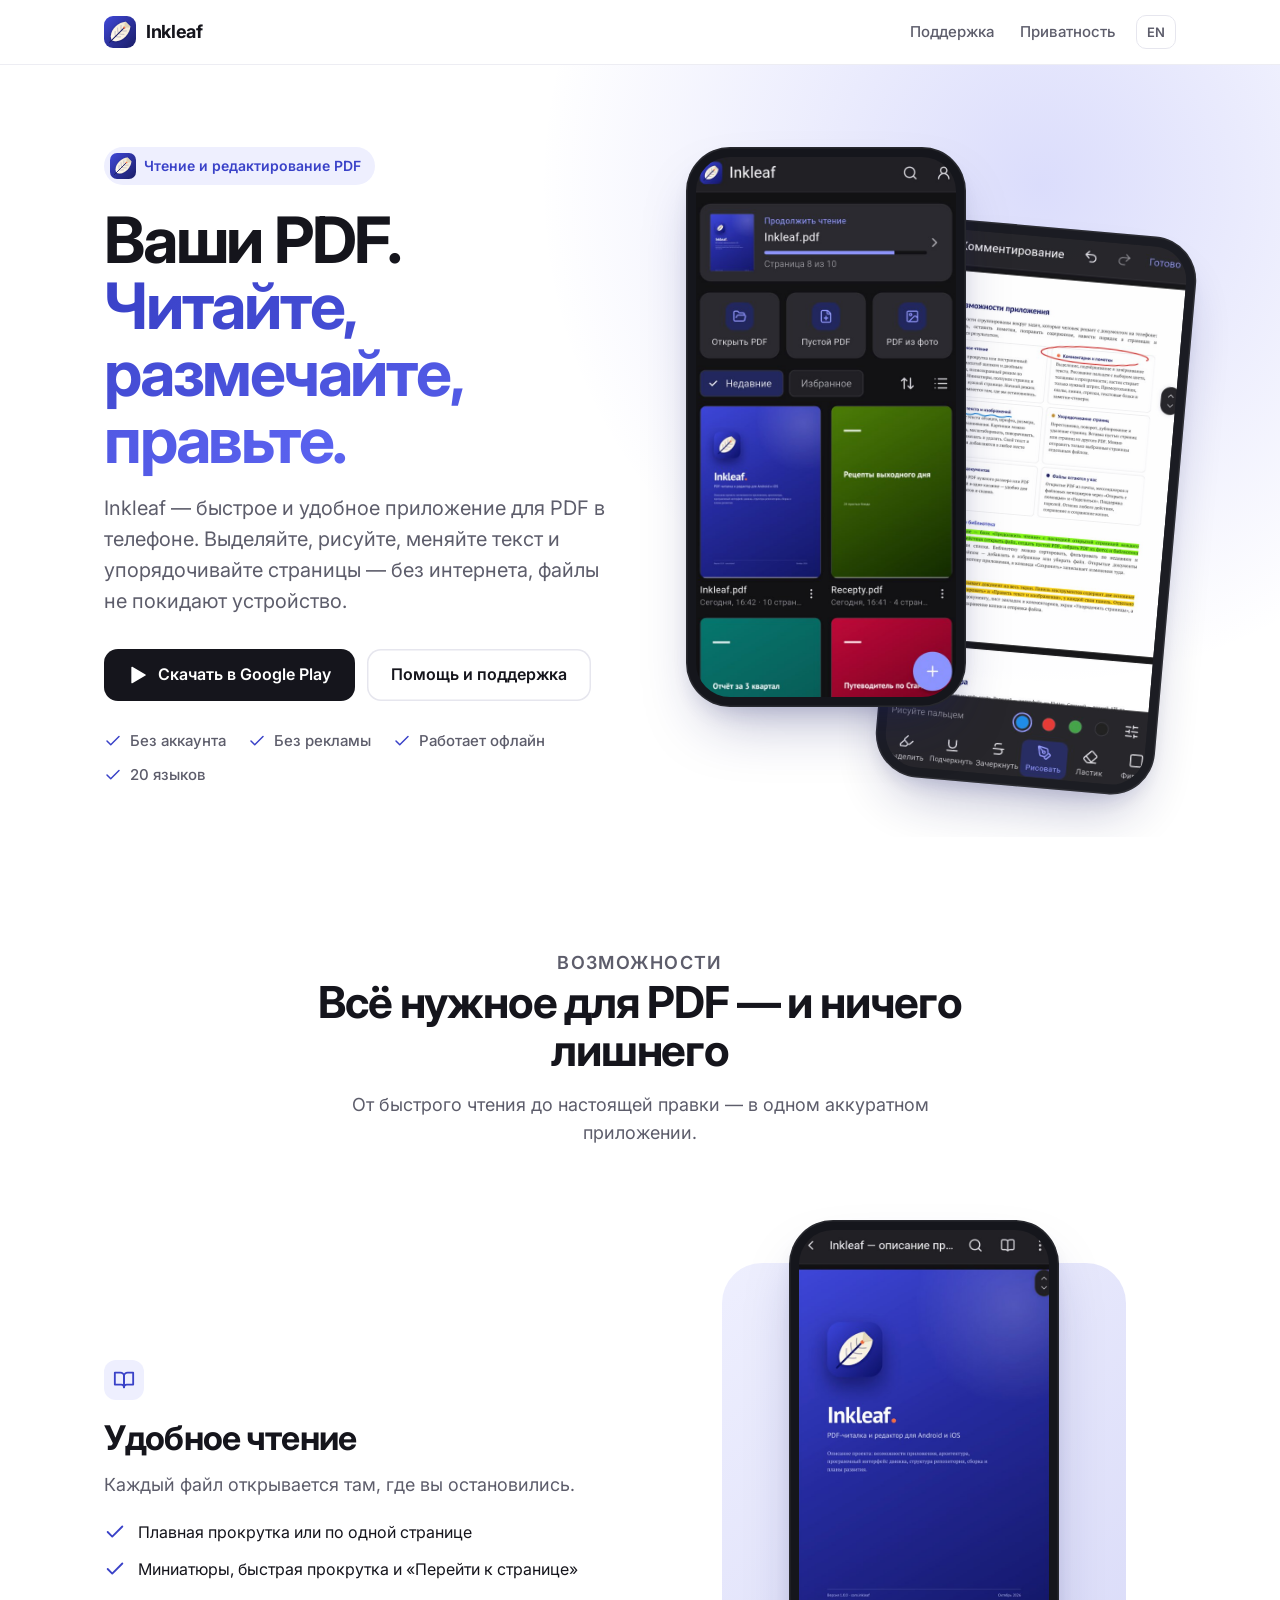
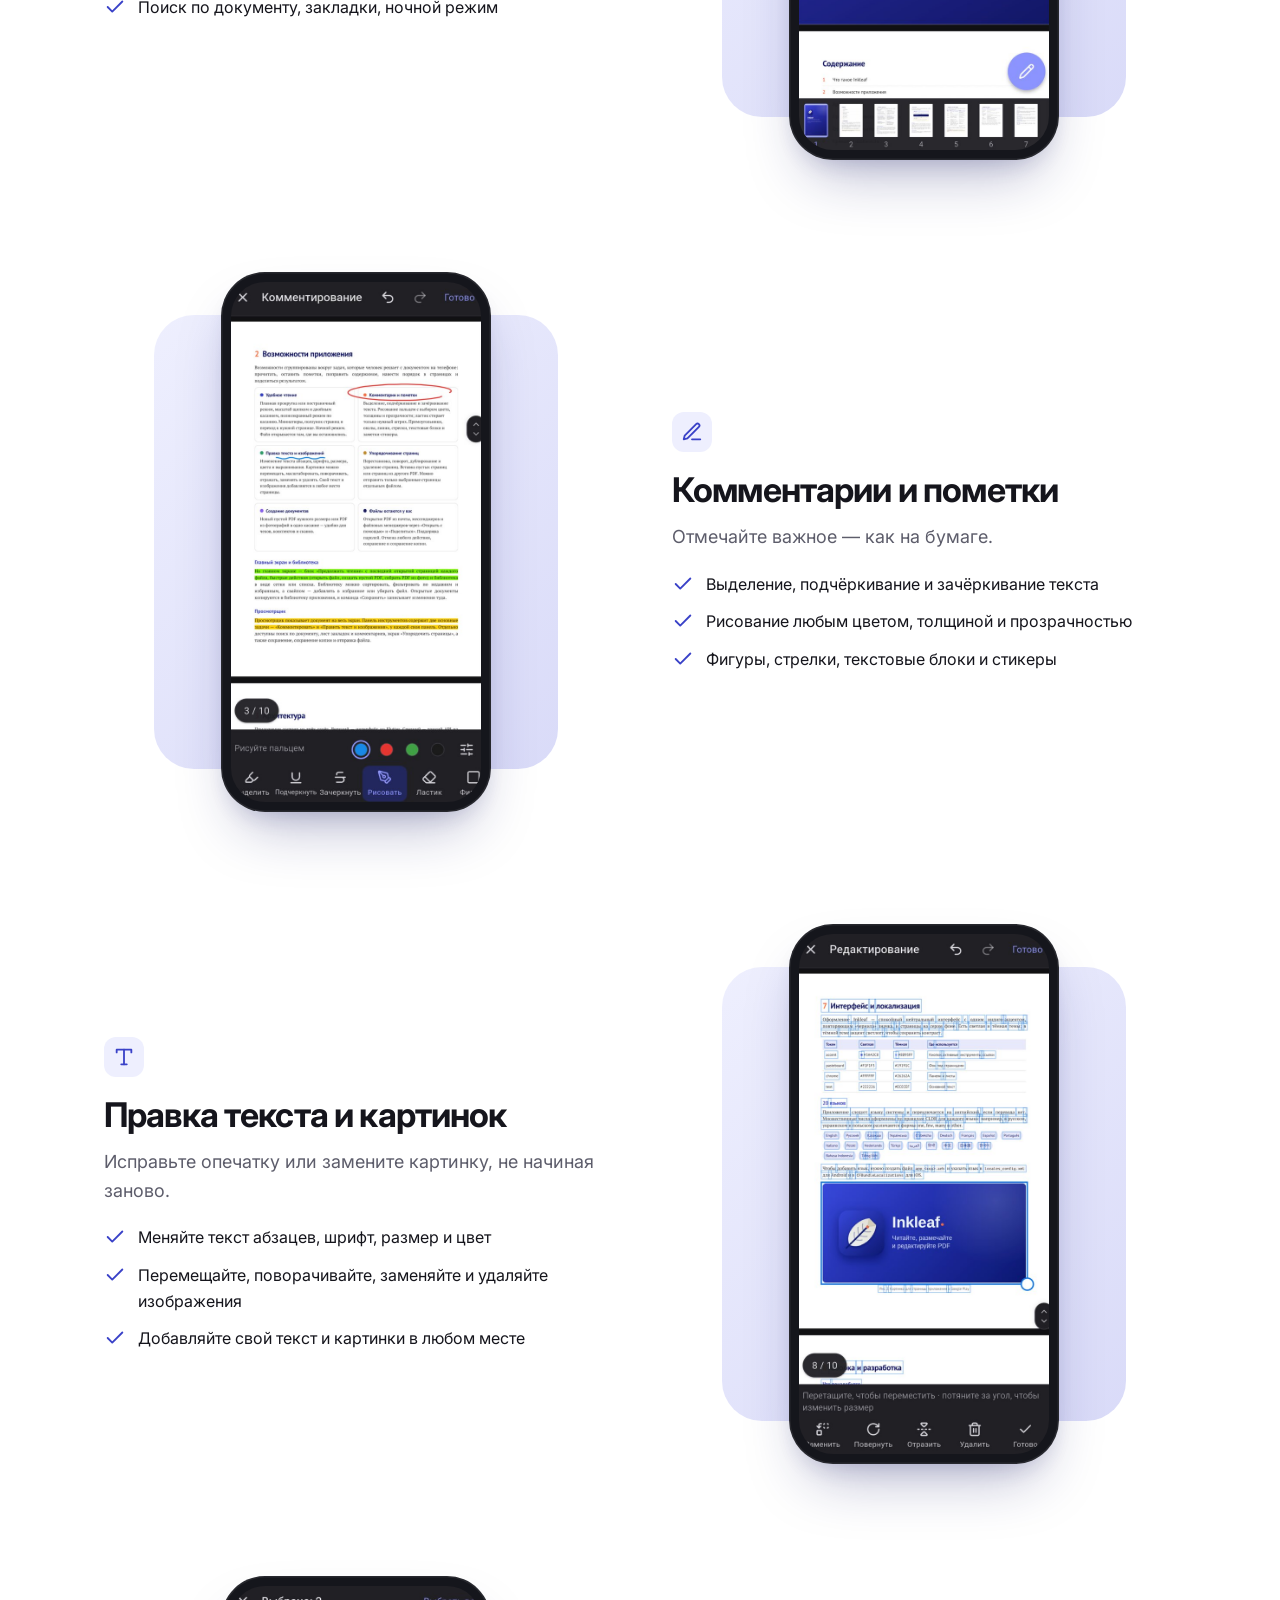
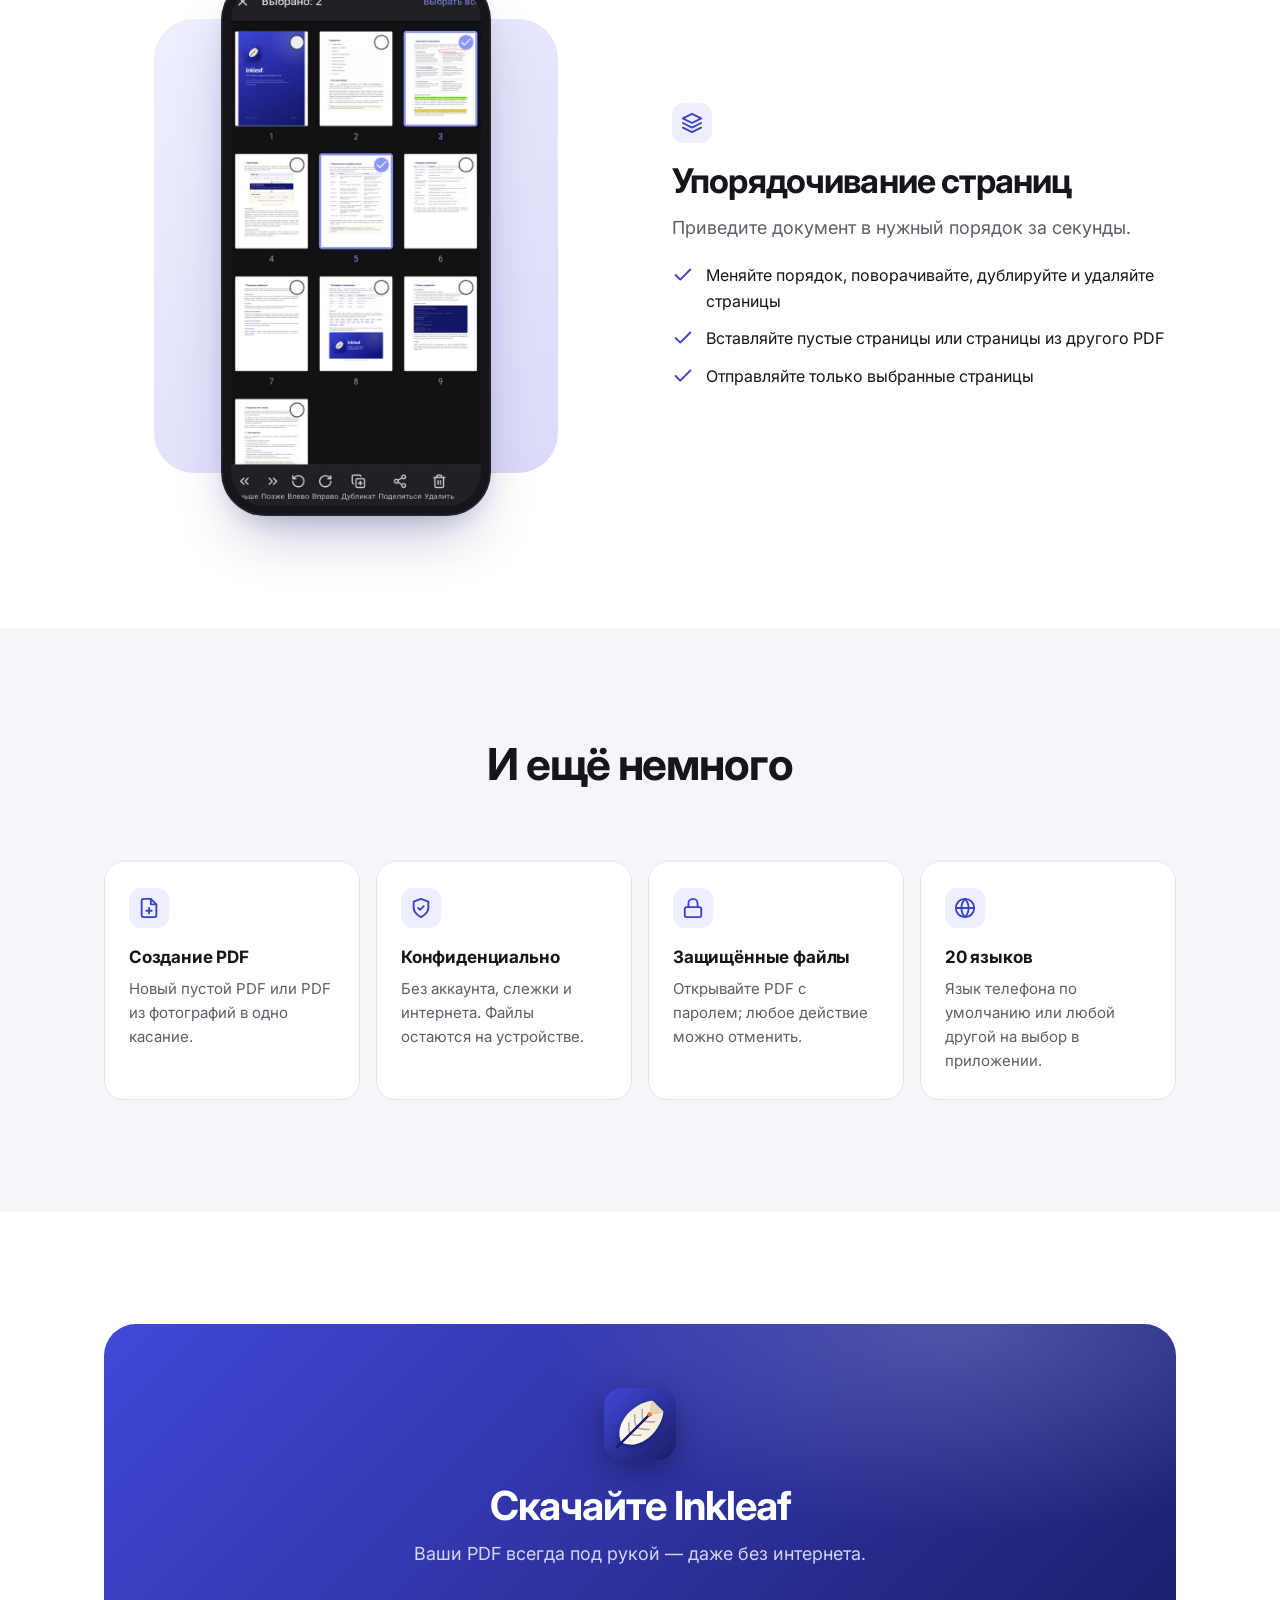
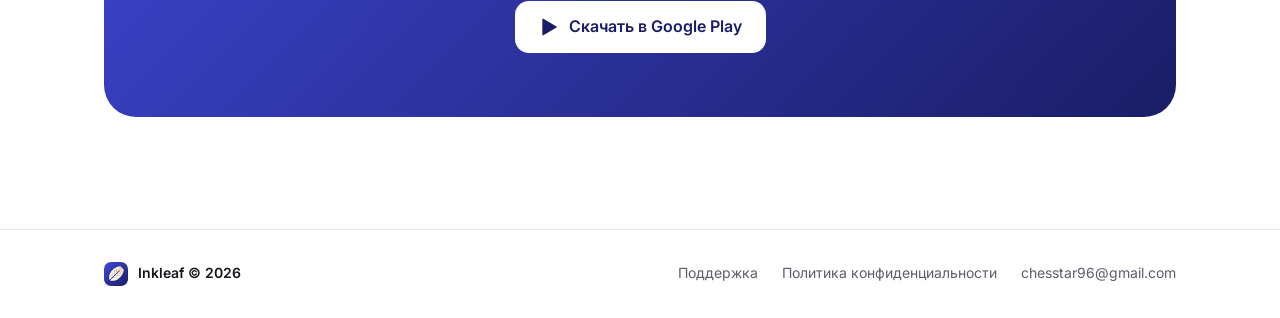
<file: ru.html>
<!doctype html>
<html lang="ru">
<head>
<meta charset="utf-8">
<meta name="viewport" content="width=device-width, initial-scale=1">
<title>Inkleaf — чтение и редактирование PDF</title>
<meta name="description" content="Читайте, размечайте и редактируйте PDF в телефоне. Работает без интернета, файлы остаются на устройстве.">
<meta name="theme-color" content="#3a42c8">
<meta property="og:title" content="Inkleaf — чтение и редактирование PDF">
<meta property="og:description" content="Читайте, размечайте и редактируйте PDF в телефоне. Работает без интернета, файлы остаются на устройстве.">
<meta property="og:image" content="icon.svg">
<link rel="icon" href="icon.svg" type="image/svg+xml">
<link rel="preconnect" href="https://fonts.googleapis.com">
<link rel="preconnect" href="https://fonts.gstatic.com" crossorigin>
<link rel="stylesheet" href="https://fonts.googleapis.com/css2?family=Inter:wght@400;500;600;700&display=swap">
<link rel="stylesheet" href="style.css">
</head>
<body>
<header><div class="wrap">
  <a class="brand" href="ru.html"><img src="icon.svg" alt=""><span>Inkleaf</span></a>
  <nav>
    <a href="ru-support.html">Поддержка</a>
    <a href="ru-privacy.html">Приватность</a>
    <a href="index.html" lang="en">EN</a>
  </nav>
</div></header>
<section class="hero"><div class="wrap">
  <div class="hero-text">
    <p class="pill"><img src="icon.svg" alt="">Чтение и редактирование PDF</p>
    <h1>Ваши PDF. <em>Читайте, размечайте, правьте.</em></h1>
    <p class="lead">Inkleaf — быстрое и удобное приложение для PDF в телефоне. Выделяйте, рисуйте, меняйте текст и упорядочивайте страницы — без интернета, файлы не покидают устройство.</p>
    <div class="buttons">
      <a class="btn" href="https://play.google.com/store/apps/details?id=com.inkleaf"><svg viewBox="0 0 24 24" fill="currentColor" aria-hidden="true"><path d="M4 2.8v18.4c0 .6.7 1 1.2.7L21 12.7c.5-.3.5-1.1 0-1.4L5.2 2.1c-.5-.3-1.2.1-1.2.7z"/></svg>Скачать в Google Play</a>
      <a class="btn ghost" href="ru-support.html">Помощь и поддержка</a>
    </div>
    <ul class="checks"><li><svg viewBox="0 0 24 24" fill="none" stroke="currentColor" stroke-width="2" stroke-linecap="round" stroke-linejoin="round" aria-hidden="true"><path d="M20 6 9 17l-5-5"/></svg>Без аккаунта</li><li><svg viewBox="0 0 24 24" fill="none" stroke="currentColor" stroke-width="2" stroke-linecap="round" stroke-linejoin="round" aria-hidden="true"><path d="M20 6 9 17l-5-5"/></svg>Без рекламы</li><li><svg viewBox="0 0 24 24" fill="none" stroke="currentColor" stroke-width="2" stroke-linecap="round" stroke-linejoin="round" aria-hidden="true"><path d="M20 6 9 17l-5-5"/></svg>Работает офлайн</li><li><svg viewBox="0 0 24 24" fill="none" stroke="currentColor" stroke-width="2" stroke-linecap="round" stroke-linejoin="round" aria-hidden="true"><path d="M20 6 9 17l-5-5"/></svg>20 языков</li></ul>
  </div>
  <div class="hero-art">
    <div class="phone front"><img src="screen-01-home.jpg" alt="Библиотека Inkleaf" width="600" height="1200"></div>
    <div class="phone back"><img src="screen-03-annotate.jpg" alt="Пометки в PDF в Inkleaf" width="600" height="1200"></div>
  </div>
</div></section>
<section class="section"><div class="wrap">
  <div class="section-head">
    <p class="eyebrow">Возможности</p>
    <h2>Всё нужное для PDF — и ничего лишнего</h2>
    <p>От быстрого чтения до настоящей правки — в одном аккуратном приложении.</p>
  </div>
    <div class="feature">
      <div class="art"><div class="phone "><img src="screen-02-reader.jpg" alt="Чтение PDF" width="600" height="1200" loading="lazy"></div></div>
      <div>
        <div class="num"><svg viewBox="0 0 24 24" fill="none" stroke="currentColor" stroke-width="2" stroke-linecap="round" stroke-linejoin="round" aria-hidden="true"><path d="M2 4h6a4 4 0 0 1 4 4v12a3 3 0 0 0-3-3H2z"/><path d="M22 4h-6a4 4 0 0 0-4 4v12a3 3 0 0 1 3-3h7z"/></svg></div>
        <h3>Удобное чтение</h3>
        <p>Каждый файл открывается там, где вы остановились.</p>
        <ul><li><svg viewBox="0 0 24 24" fill="none" stroke="currentColor" stroke-width="2" stroke-linecap="round" stroke-linejoin="round" aria-hidden="true"><path d="M20 6 9 17l-5-5"/></svg><span>Плавная прокрутка или по одной странице</span></li><li><svg viewBox="0 0 24 24" fill="none" stroke="currentColor" stroke-width="2" stroke-linecap="round" stroke-linejoin="round" aria-hidden="true"><path d="M20 6 9 17l-5-5"/></svg><span>Миниатюры, быстрая прокрутка и «Перейти к странице»</span></li><li><svg viewBox="0 0 24 24" fill="none" stroke="currentColor" stroke-width="2" stroke-linecap="round" stroke-linejoin="round" aria-hidden="true"><path d="M20 6 9 17l-5-5"/></svg><span>Поиск по документу, закладки, ночной режим</span></li></ul>
      </div>
    </div>
    <div class="feature">
      <div class="art"><div class="phone "><img src="screen-03-annotate.jpg" alt="Пометки в PDF" width="600" height="1200" loading="lazy"></div></div>
      <div>
        <div class="num"><svg viewBox="0 0 24 24" fill="none" stroke="currentColor" stroke-width="2" stroke-linecap="round" stroke-linejoin="round" aria-hidden="true"><path d="M12 20h9"/><path d="M16.5 3.5a2.1 2.1 0 0 1 3 3L7 19l-4 1 1-4z"/></svg></div>
        <h3>Комментарии и пометки</h3>
        <p>Отмечайте важное — как на бумаге.</p>
        <ul><li><svg viewBox="0 0 24 24" fill="none" stroke="currentColor" stroke-width="2" stroke-linecap="round" stroke-linejoin="round" aria-hidden="true"><path d="M20 6 9 17l-5-5"/></svg><span>Выделение, подчёркивание и зачёркивание текста</span></li><li><svg viewBox="0 0 24 24" fill="none" stroke="currentColor" stroke-width="2" stroke-linecap="round" stroke-linejoin="round" aria-hidden="true"><path d="M20 6 9 17l-5-5"/></svg><span>Рисование любым цветом, толщиной и прозрачностью</span></li><li><svg viewBox="0 0 24 24" fill="none" stroke="currentColor" stroke-width="2" stroke-linecap="round" stroke-linejoin="round" aria-hidden="true"><path d="M20 6 9 17l-5-5"/></svg><span>Фигуры, стрелки, текстовые блоки и стикеры</span></li></ul>
      </div>
    </div>
    <div class="feature">
      <div class="art"><div class="phone "><img src="screen-04-edit.jpg" alt="Правка текста в PDF" width="600" height="1200" loading="lazy"></div></div>
      <div>
        <div class="num"><svg viewBox="0 0 24 24" fill="none" stroke="currentColor" stroke-width="2" stroke-linecap="round" stroke-linejoin="round" aria-hidden="true"><path d="M4 7V4h16v3"/><path d="M9 20h6"/><path d="M12 4v16"/></svg></div>
        <h3>Правка текста и картинок</h3>
        <p>Исправьте опечатку или замените картинку, не начиная заново.</p>
        <ul><li><svg viewBox="0 0 24 24" fill="none" stroke="currentColor" stroke-width="2" stroke-linecap="round" stroke-linejoin="round" aria-hidden="true"><path d="M20 6 9 17l-5-5"/></svg><span>Меняйте текст абзацев, шрифт, размер и цвет</span></li><li><svg viewBox="0 0 24 24" fill="none" stroke="currentColor" stroke-width="2" stroke-linecap="round" stroke-linejoin="round" aria-hidden="true"><path d="M20 6 9 17l-5-5"/></svg><span>Перемещайте, поворачивайте, заменяйте и удаляйте изображения</span></li><li><svg viewBox="0 0 24 24" fill="none" stroke="currentColor" stroke-width="2" stroke-linecap="round" stroke-linejoin="round" aria-hidden="true"><path d="M20 6 9 17l-5-5"/></svg><span>Добавляйте свой текст и картинки в любом месте</span></li></ul>
      </div>
    </div>
    <div class="feature">
      <div class="art"><div class="phone "><img src="screen-05-pages.jpg" alt="Упорядочивание страниц" width="600" height="1200" loading="lazy"></div></div>
      <div>
        <div class="num"><svg viewBox="0 0 24 24" fill="none" stroke="currentColor" stroke-width="2" stroke-linecap="round" stroke-linejoin="round" aria-hidden="true"><path d="m12 2 10 5-10 5L2 7z"/><path d="m2 17 10 5 10-5"/><path d="m2 12 10 5 10-5"/></svg></div>
        <h3>Упорядочивание страниц</h3>
        <p>Приведите документ в нужный порядок за секунды.</p>
        <ul><li><svg viewBox="0 0 24 24" fill="none" stroke="currentColor" stroke-width="2" stroke-linecap="round" stroke-linejoin="round" aria-hidden="true"><path d="M20 6 9 17l-5-5"/></svg><span>Меняйте порядок, поворачивайте, дублируйте и удаляйте страницы</span></li><li><svg viewBox="0 0 24 24" fill="none" stroke="currentColor" stroke-width="2" stroke-linecap="round" stroke-linejoin="round" aria-hidden="true"><path d="M20 6 9 17l-5-5"/></svg><span>Вставляйте пустые страницы или страницы из другого PDF</span></li><li><svg viewBox="0 0 24 24" fill="none" stroke="currentColor" stroke-width="2" stroke-linecap="round" stroke-linejoin="round" aria-hidden="true"><path d="M20 6 9 17l-5-5"/></svg><span>Отправляйте только выбранные страницы</span></li></ul>
      </div>
    </div>
</div></section>
<section class="section alt"><div class="wrap">
  <div class="section-head">
    <h2>И ещё немного</h2>
  </div>
  <div class="extras">
      <div class="extra"><div class="num"><svg viewBox="0 0 24 24" fill="none" stroke="currentColor" stroke-width="2" stroke-linecap="round" stroke-linejoin="round" aria-hidden="true"><path d="M14 2H6a2 2 0 0 0-2 2v16a2 2 0 0 0 2 2h12a2 2 0 0 0 2-2V8z"/><path d="M14 2v6h6"/><path d="M12 18v-6"/><path d="M9 15h6"/></svg></div><h3>Создание PDF</h3><p>Новый пустой PDF или PDF из фотографий в одно касание.</p></div>
      <div class="extra"><div class="num"><svg viewBox="0 0 24 24" fill="none" stroke="currentColor" stroke-width="2" stroke-linecap="round" stroke-linejoin="round" aria-hidden="true"><path d="M12 22s8-4 8-10V5l-8-3-8 3v7c0 6 8 10 8 10z"/><path d="m9 12 2 2 4-4"/></svg></div><h3>Конфиденциально</h3><p>Без аккаунта, слежки и интернета. Файлы остаются на устройстве.</p></div>
      <div class="extra"><div class="num"><svg viewBox="0 0 24 24" fill="none" stroke="currentColor" stroke-width="2" stroke-linecap="round" stroke-linejoin="round" aria-hidden="true"><rect x="3" y="11" width="18" height="11" rx="2"/><path d="M7 11V7a5 5 0 0 1 10 0v4"/></svg></div><h3>Защищённые файлы</h3><p>Открывайте PDF с паролем; любое действие можно отменить.</p></div>
      <div class="extra"><div class="num"><svg viewBox="0 0 24 24" fill="none" stroke="currentColor" stroke-width="2" stroke-linecap="round" stroke-linejoin="round" aria-hidden="true"><circle cx="12" cy="12" r="10"/><path d="M2 12h20"/><path d="M12 2a15.3 15.3 0 0 1 4 10 15.3 15.3 0 0 1-4 10 15.3 15.3 0 0 1-4-10 15.3 15.3 0 0 1 4-10z"/></svg></div><h3>20 языков</h3><p>Язык телефона по умолчанию или любой другой на выбор в приложении.</p></div>
  </div>
</div></section>
<section class="section"><div class="wrap">
  <div class="cta">
    <img src="icon.svg" alt="">
    <h2>Скачайте Inkleaf</h2>
    <p>Ваши PDF всегда под рукой — даже без интернета.</p>
    <a class="btn" href="https://play.google.com/store/apps/details?id=com.inkleaf"><svg viewBox="0 0 24 24" fill="currentColor" aria-hidden="true"><path d="M4 2.8v18.4c0 .6.7 1 1.2.7L21 12.7c.5-.3.5-1.1 0-1.4L5.2 2.1c-.5-.3-1.2.1-1.2.7z"/></svg>Скачать в Google Play</a>
  </div>
</div></section>
<footer><div class="wrap">
  <span class="copy"><img src="icon.svg" alt="">Inkleaf © 2026</span>
  <a href="ru-support.html">Поддержка</a>
  <a href="ru-privacy.html">Политика конфиденциальности</a>
  <a href="mailto:chesstar96@gmail.com">chesstar96@gmail.com</a>
</div></footer>
</body>
</html>
</file>
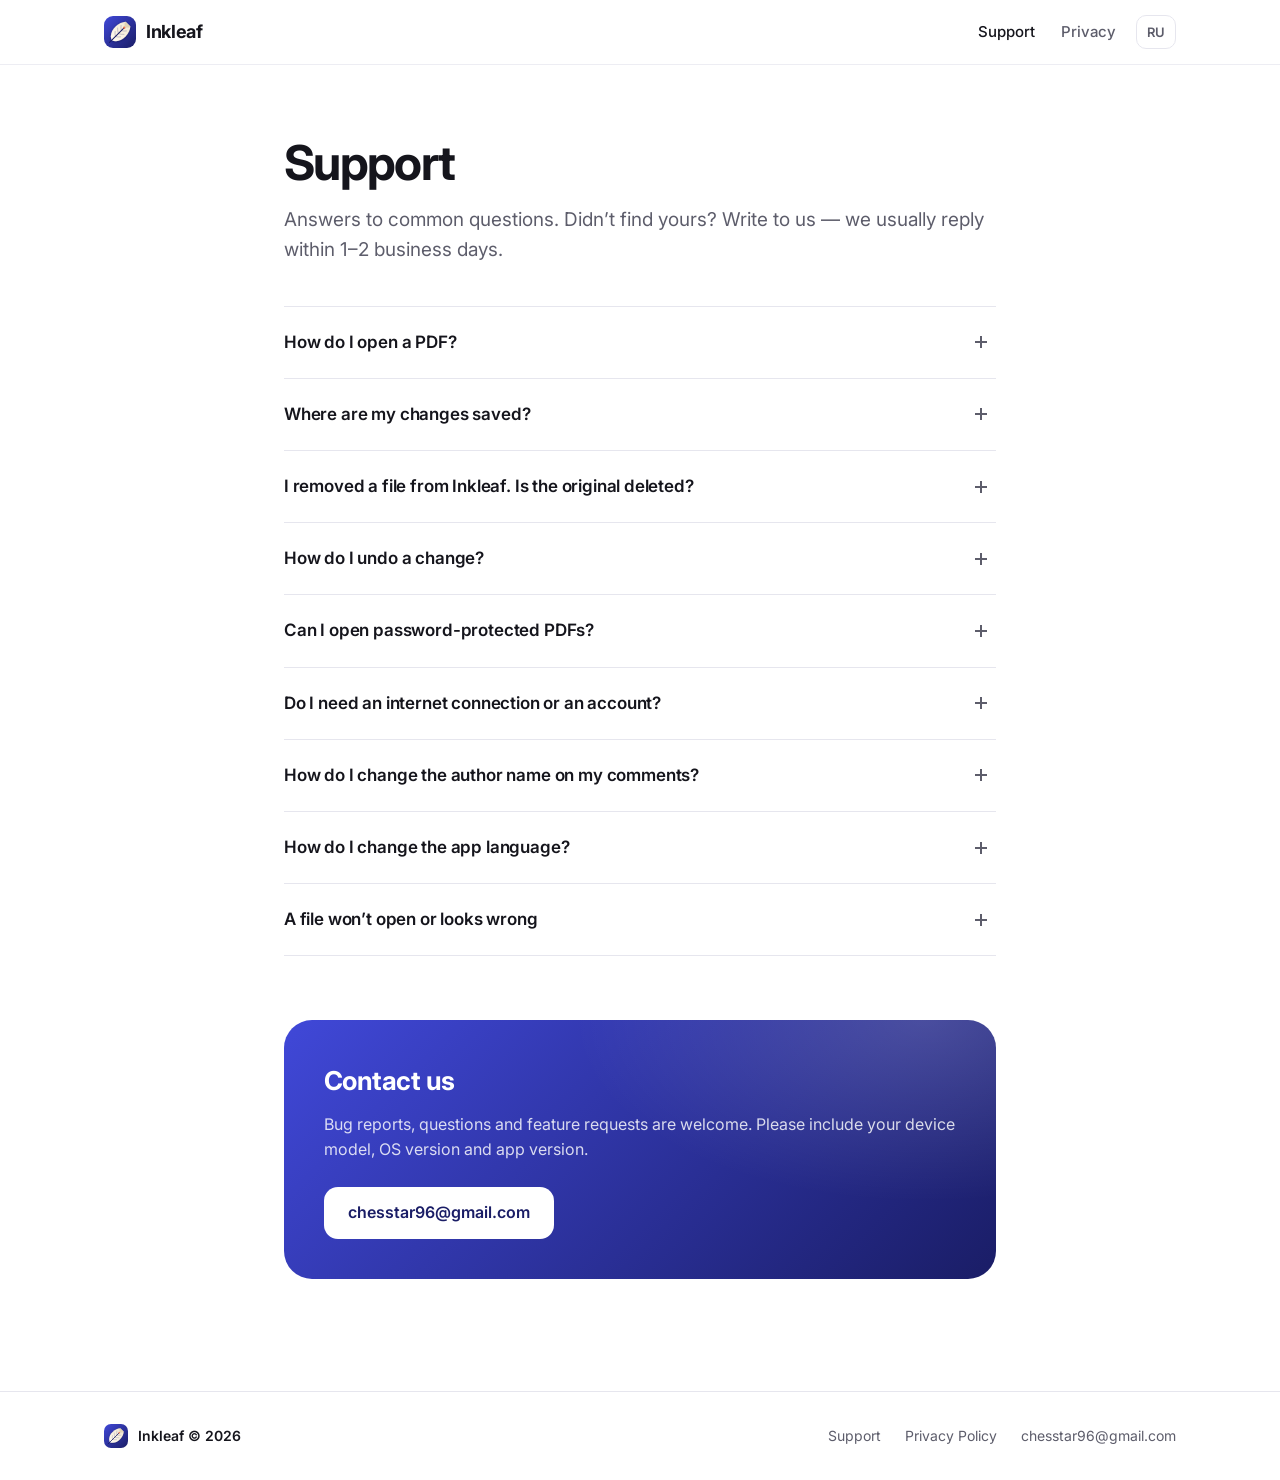
<file: support.html>
<!doctype html>
<html lang="en">
<head>
<meta charset="utf-8">
<meta name="viewport" content="width=device-width, initial-scale=1">
<title>Support — Inkleaf</title>
<meta name="description" content="Answers to common questions about Inkleaf and how to contact support.">
<meta name="theme-color" content="#3a42c8">
<meta property="og:title" content="Support — Inkleaf">
<meta property="og:description" content="Answers to common questions about Inkleaf and how to contact support.">
<meta property="og:image" content="icon.svg">
<link rel="icon" href="icon.svg" type="image/svg+xml">
<link rel="preconnect" href="https://fonts.googleapis.com">
<link rel="preconnect" href="https://fonts.gstatic.com" crossorigin>
<link rel="stylesheet" href="https://fonts.googleapis.com/css2?family=Inter:wght@400;500;600;700&display=swap">
<link rel="stylesheet" href="style.css">
</head>
<body>
<header><div class="wrap">
  <a class="brand" href="index.html"><img src="icon.svg" alt=""><span>Inkleaf</span></a>
  <nav>
    <a href="support.html" aria-current="page">Support</a>
    <a href="privacy.html">Privacy</a>
    <a href="ru-support.html" lang="ru">RU</a>
  </nav>
</div></header>
<main class="doc"><div class="wrap">
  <h1>Support</h1>
  <p class="lead">Answers to common questions. Didn’t find yours? Write to us — we usually reply within 1–2 business days.</p>

  <details><summary>How do I open a PDF?</summary>
    <p>Tap <b>Open a PDF</b> on the home screen and pick a file on your device or in a cloud drive. You can also open a PDF from mail, a messenger or a file manager with <b>Open with → Inkleaf</b> or <b>Share → Inkleaf</b>.</p></details>
  <details><summary>Where are my changes saved?</summary>
    <p>Inkleaf keeps its own copy of each file you open, with your changes, on your device. To get the edited PDF out, use <b>Save</b>, <b>Save a copy</b> or <b>Share</b>. The original file stays where it was.</p></details>
  <details><summary>I removed a file from Inkleaf. Is the original deleted?</summary>
    <p>No. <b>Remove from Inkleaf</b> deletes only Inkleaf’s copy and its unsaved changes. The original file is not touched.</p></details>
  <details><summary>How do I undo a change?</summary>
    <p>Every change can be undone with the undo button in the editor toolbar, until you close the document.</p></details>
  <details><summary>Can I open password-protected PDFs?</summary>
    <p>Yes. Inkleaf asks for the password when you open the file. The password is used only on your device and is not stored or sent anywhere.</p></details>
  <details><summary>Do I need an internet connection or an account?</summary>
    <p>No. Inkleaf works fully offline and has no accounts. Your documents never leave your device unless you share them yourself.</p></details>
  <details><summary>How do I change the author name on my comments?</summary>
    <p>Tap the profile icon at the top of the home screen and set <b>Your name</b>. It is shown as the author of new comments.</p></details>
  <details><summary>How do I change the app language?</summary>
    <p>By default Inkleaf follows your device language. To choose another one, tap the profile icon at the top of the home screen and open <b>Language</b>. On Android 13+ this is the same setting as <b>Settings → Apps → Inkleaf → Language</b>.</p></details>
  <details><summary>A file won’t open or looks wrong</summary>
    <p>Some damaged PDFs are repaired automatically while opening. If a file still fails or renders incorrectly, please email us and, if possible, attach the file (or a version without private data) and your device model.</p></details>

  <div class="contact">
    <h2>Contact us</h2>
    <p>Bug reports, questions and feature requests are welcome. Please include your device model, OS version and app version.</p>
    <a class="btn" href="mailto:chesstar96@gmail.com?subject=Inkleaf%20support">chesstar96@gmail.com</a>
  </div>
</div></main>
<footer><div class="wrap">
  <span class="copy"><img src="icon.svg" alt="">Inkleaf © 2026</span>
  <a href="support.html">Support</a>
  <a href="privacy.html">Privacy Policy</a>
  <a href="mailto:chesstar96@gmail.com">chesstar96@gmail.com</a>
</div></footer>
</body>
</html>
</file>
<file: style.css>
:root {
  --bg: #ffffff;
  --bg-alt: #f5f5fa;
  --card: #ffffff;
  --border: #e6e6ee;
  --text: #15151c;
  --muted: #5d5d6b;
  --accent: #3a42c8;
  --accent-2: #5b63f0;
  --accent-soft: #eeeffe;
  --deep: #1a1d66;
  --frame: #15161c;
  --shadow-lg: 0 30px 60px -20px rgba(26, 29, 102, .35), 0 12px 24px -12px rgba(26, 29, 102, .2);
  --shadow: 0 1px 2px rgba(20, 22, 60, .05), 0 6px 20px rgba(20, 22, 60, .06);
}
@media (prefers-color-scheme: dark) {
  :root {
    --bg: #0f0f14;
    --bg-alt: #16161d;
    --card: #1c1c24;
    --border: #2a2a34;
    --text: #f0f0f4;
    --muted: #a3a3b0;
    --accent: #8b93ff;
    --accent-2: #a6acff;
    --accent-soft: #20224a;
    --frame: #000;
    --shadow-lg: 0 30px 60px -20px rgba(0, 0, 0, .7);
    --shadow: 0 1px 2px rgba(0, 0, 0, .4);
  }
}

* { box-sizing: border-box; }
html { -webkit-text-size-adjust: 100%; }
body {
  margin: 0;
  background: var(--bg);
  color: var(--text);
  font: 400 16px/1.6 "Inter", system-ui, -apple-system, "Segoe UI", Roboto, sans-serif;
  -webkit-font-smoothing: antialiased;
  -moz-osx-font-smoothing: grayscale;
}
a { color: var(--accent); text-underline-offset: 3px; }
img { max-width: 100%; display: block; }
b, strong { font-weight: 600; color: var(--text); }
h1, h2, h3 { font-weight: 700; letter-spacing: -.025em; color: var(--text); }

.wrap { max-width: 1120px; margin: 0 auto; padding: 0 24px; }
@media (max-width: 520px) { .wrap { padding: 0 18px; } }

/* ---------- header ---------- */
header {
  position: sticky; top: 0; z-index: 20;
  background: color-mix(in srgb, var(--bg) 82%, transparent);
  backdrop-filter: saturate(1.8) blur(14px);
  -webkit-backdrop-filter: saturate(1.8) blur(14px);
  border-bottom: 1px solid color-mix(in srgb, var(--border) 70%, transparent);
}
header .wrap { display: flex; align-items: center; height: 64px; gap: 4px; }
.brand { display: flex; align-items: center; gap: 10px; font-weight: 700; font-size: 18px; letter-spacing: -.02em; color: var(--text); text-decoration: none; margin-right: auto; }
.brand img { width: 32px; height: 32px; border-radius: 9px; }
nav { display: flex; align-items: center; gap: 2px; font-size: 15px; font-weight: 500; white-space: nowrap; }
nav a { color: var(--muted); text-decoration: none; padding: 8px 12px; border-radius: 10px; transition: color .15s, background .15s; }
nav a:hover { color: var(--text); background: var(--bg-alt); }
nav a[aria-current] { color: var(--text); }
nav a[lang] { margin-left: 6px; font-size: 13px; font-weight: 600; padding: 6px 10px; border: 1px solid var(--border); }
@media (max-width: 520px) {
  nav { font-size: 14px; }
  nav a { padding: 8px 8px; }
  .brand span { display: none; }
}

/* ---------- buttons ---------- */
.buttons { display: flex; gap: 12px; flex-wrap: wrap; }
.btn {
  display: inline-flex; align-items: center; justify-content: center; gap: 10px;
  height: 52px; padding: 0 24px; border-radius: 14px;
  background: var(--text); color: var(--bg);
  font-weight: 600; font-size: 16px; text-decoration: none; white-space: nowrap;
  transition: transform .15s ease, box-shadow .15s ease, background .15s;
}
.btn:hover { transform: translateY(-1px); box-shadow: 0 10px 24px -8px rgba(20, 22, 60, .45); }
.btn svg { width: 20px; height: 20px; flex: none; }
.btn.ghost { background: transparent; color: var(--text); box-shadow: inset 0 0 0 1.5px var(--border); }
.btn.ghost:hover { background: var(--bg-alt); box-shadow: inset 0 0 0 1.5px var(--border); }
@media (max-width: 520px) { .buttons .btn { flex: 1 1 100%; } }

/* ---------- phone frame ---------- */
.phone {
  position: relative; width: 280px; aspect-ratio: 960 / 1920;
  padding: 10px; border-radius: 44px; background: var(--frame);
  box-shadow: var(--shadow-lg), inset 0 0 0 1.5px rgba(255, 255, 255, .08);
  flex: none;
}
.phone img { width: 100%; height: 100%; object-fit: cover; object-position: top; border-radius: 34px; }
.phone::before { /* camera */
  content: ""; position: absolute; top: 20px; left: 50%; width: 10px; height: 10px; margin-left: -5px;
  border-radius: 50%; background: #2a2b33; z-index: 1; display: none;
}

/* ---------- hero ---------- */
.hero { position: relative; overflow: hidden; padding: 72px 0 40px; }
.hero::before {
  content: ""; position: absolute; top: -380px; right: -260px; width: 1000px; height: 1000px; z-index: -1; pointer-events: none;
  background: radial-gradient(closest-side, color-mix(in srgb, var(--accent-2) 22%, transparent), transparent);
}
.hero .wrap { display: grid; grid-template-columns: 1fr 520px; gap: 40px; align-items: center; }
.pill {
  display: inline-flex; align-items: center; gap: 8px; margin: 0 0 22px;
  padding: 6px 14px 6px 6px; border-radius: 999px; background: var(--accent-soft); color: var(--accent);
  font-size: 14px; font-weight: 600;
}
.pill img { width: 26px; height: 26px; border-radius: 7px; }
.hero h1 { font-size: clamp(38px, 5.6vw, 64px); line-height: 1.04; letter-spacing: -.035em; margin: 0 0 20px; }
.hero h1 em { font-style: normal; background: linear-gradient(120deg, var(--accent), var(--accent-2)); -webkit-background-clip: text; background-clip: text; color: transparent; }
.hero .lead { font-size: clamp(17px, 1.6vw, 20px); line-height: 1.55; color: var(--muted); margin: 0 0 32px; max-width: 540px; }
.checks { display: flex; flex-wrap: wrap; gap: 10px 22px; margin: 28px 0 0; padding: 0; list-style: none; font-size: 15px; color: var(--muted); font-weight: 500; }
.checks li { display: flex; align-items: center; gap: 8px; }
.checks svg { width: 18px; height: 18px; color: var(--accent); flex: none; }

.hero-art { position: relative; height: 660px; }
.hero-art .phone { position: absolute; }
.hero-art .phone.front { right: 210px; top: 10px; z-index: 2; }
.hero-art .phone.back { right: 0; top: 90px; transform: rotate(5deg); opacity: .97; }

@media (max-width: 980px) {
  .hero .wrap { grid-template-columns: 1fr; gap: 48px; }
  .hero-text { text-align: center; }
  .hero .lead { margin-left: auto; margin-right: auto; }
  .hero .buttons, .checks { justify-content: center; }
  .hero-art { height: 520px; width: 440px; max-width: 100%; margin: 0 auto; }
  .hero-art .phone { width: 230px; }
  .hero-art .phone.front { right: auto; left: 0; }
}
@media (max-width: 520px) {
  .hero { padding-top: 44px; }
  .hero-art { height: 470px; width: 330px; }
  .hero-art .phone { width: 196px; border-radius: 34px; padding: 8px; }
  .hero-art .phone img { border-radius: 27px; }
  .hero-art .phone.back { top: 60px; }
}

/* ---------- showcase ---------- */
.section { padding: 112px 0; }
.section.alt { background: var(--bg-alt); }
.section-head { text-align: center; max-width: 680px; margin: 0 auto 72px; }
.eyebrow { color: var(--accent); font-weight: 600; font-size: 14px; letter-spacing: .08em; text-transform: uppercase; margin: 0 0 12px; }
.section-head h2 { font-size: clamp(30px, 4vw, 44px); line-height: 1.1; margin: 0 0 16px; }
.section-head p { font-size: 18px; color: var(--muted); margin: 0; }

.feature { display: grid; grid-template-columns: 1fr 1fr; gap: 64px; align-items: center; }
.feature + .feature { margin-top: 112px; }
.feature .art { display: flex; justify-content: center; position: relative; }
.feature .art::before {
  content: ""; position: absolute; inset: 8% 10%; border-radius: 40px; z-index: 0;
  background: linear-gradient(140deg, var(--accent-soft), color-mix(in srgb, var(--accent-2) 18%, var(--bg-alt)));
}
.feature .phone { z-index: 1; width: 270px; }
.feature:nth-child(even) .art { order: 2; }
.feature h3 { font-size: clamp(26px, 3vw, 34px); line-height: 1.15; margin: 0 0 14px; }
.feature p { font-size: 18px; color: var(--muted); margin: 0 0 20px; }
.feature ul { list-style: none; margin: 0; padding: 0; display: grid; gap: 12px; }
.feature li { display: flex; gap: 12px; align-items: flex-start; font-size: 16px; }
.feature li svg { width: 22px; height: 22px; flex: none; color: var(--accent); margin-top: 1px; }
.num { display: inline-grid; place-items: center; width: 40px; height: 40px; border-radius: 12px; background: var(--accent-soft); color: var(--accent); margin-bottom: 18px; }
.num svg { width: 22px; height: 22px; }
@media (max-width: 860px) {
  .section { padding: 80px 0; }
  .section-head { margin-bottom: 48px; }
  .feature { grid-template-columns: 1fr; gap: 36px; }
  .feature + .feature { margin-top: 80px; }
  .feature:nth-child(even) .art { order: 0; }
  .feature .phone { width: 230px; }
}

/* ---------- extras grid ---------- */
.extras { display: grid; grid-template-columns: repeat(4, 1fr); gap: 16px; }
.extra { background: var(--card); border: 1px solid var(--border); border-radius: 20px; padding: 26px 24px; }
.extra .num { margin-bottom: 16px; }
.extra h3 { font-size: 17px; letter-spacing: -.01em; margin: 0 0 6px; }
.extra p { margin: 0; font-size: 15px; color: var(--muted); }
@media (max-width: 980px) { .extras { grid-template-columns: repeat(2, 1fr); } }
@media (max-width: 520px) { .extras { grid-template-columns: 1fr; } }

/* ---------- CTA ---------- */
.cta {
  position: relative; overflow: hidden; border-radius: 32px; padding: 64px 48px; text-align: center; color: #fff;
  background: radial-gradient(600px 300px at 80% 0%, rgba(255, 255, 255, .18), transparent 70%), linear-gradient(135deg, #4048d8, var(--deep));
}
.cta img { width: 72px; height: 72px; border-radius: 18px; margin: 0 auto 24px; box-shadow: 0 10px 30px rgba(0, 0, 0, .3); }
.cta h2 { color: #fff; font-size: clamp(28px, 4vw, 40px); line-height: 1.1; margin: 0 0 12px; }
.cta p { color: rgba(255, 255, 255, .8); font-size: 18px; margin: 0 0 32px; }
.cta .btn { background: #fff; color: #1a1d66; }
@media (max-width: 520px) { .cta { padding: 48px 22px; border-radius: 24px; } }

/* ---------- text pages ---------- */
main.doc { padding: 72px 0 112px; }
main.doc .wrap { max-width: 760px; }
main.doc h1 { font-size: clamp(34px, 5vw, 48px); line-height: 1.08; letter-spacing: -.035em; margin: 0 0 16px; }
main.doc h2 { font-size: 22px; letter-spacing: -.02em; margin: 48px 0 12px; }
main.doc .lead { font-size: 19px; color: var(--muted); margin: 0 0 40px; }
main.doc p, main.doc li { color: color-mix(in srgb, var(--text) 82%, var(--muted)); }
main.doc ul { padding-left: 22px; }
main.doc li { margin: 8px 0; }
main.doc li::marker { color: var(--accent); }
.updated { display: inline-block; color: var(--accent); font-size: 13px; font-weight: 600; background: var(--accent-soft); border-radius: 999px; padding: 4px 12px; margin: 0 0 20px; }

details { border-bottom: 1px solid var(--border); }
details:first-of-type { border-top: 1px solid var(--border); }
summary {
  cursor: pointer; list-style: none; position: relative;
  padding: 22px 48px 22px 0; font-size: 17px; font-weight: 600; letter-spacing: -.01em;
}
summary::-webkit-details-marker { display: none; }
summary::after {
  content: ""; position: absolute; right: 4px; top: 50%; width: 22px; height: 22px; margin-top: -11px;
  background:
    linear-gradient(var(--muted), var(--muted)) center / 12px 2px no-repeat,
    linear-gradient(var(--muted), var(--muted)) center / 2px 12px no-repeat;
  transition: transform .2s ease;
}
details[open] summary::after { transform: rotate(45deg); }
summary:hover { color: var(--accent); }
details > p, details > ul, details > ol { margin: -6px 0 0; padding: 0 48px 24px 0; color: var(--muted) !important; }

.contact {
  margin-top: 64px; padding: 40px; border-radius: 28px; color: #fff;
  background: radial-gradient(500px 260px at 90% 0%, rgba(255, 255, 255, .16), transparent 70%), linear-gradient(135deg, #4048d8, var(--deep));
}
.contact h2 { color: #fff; margin: 0 0 10px !important; font-size: 26px !important; }
.contact p { margin: 0 0 24px; color: rgba(255, 255, 255, .82) !important; }
.contact .btn { background: #fff; color: #1a1d66; white-space: normal; height: auto; min-height: 52px; word-break: break-all; }
@media (max-width: 520px) { .contact { padding: 28px 22px; border-radius: 22px; } main.doc { padding-top: 48px; } }

/* ---------- footer ---------- */
footer { border-top: 1px solid var(--border); padding: 32px 0; color: var(--muted); font-size: 14px; }
footer .wrap { display: flex; gap: 10px 24px; flex-wrap: wrap; align-items: center; }
footer .copy { margin-right: auto; display: flex; align-items: center; gap: 10px; font-weight: 600; color: var(--text); }
footer .copy img { width: 24px; height: 24px; border-radius: 7px; }
footer a { color: var(--muted); text-decoration: none; }
footer a:hover { color: var(--text); }
</file>
